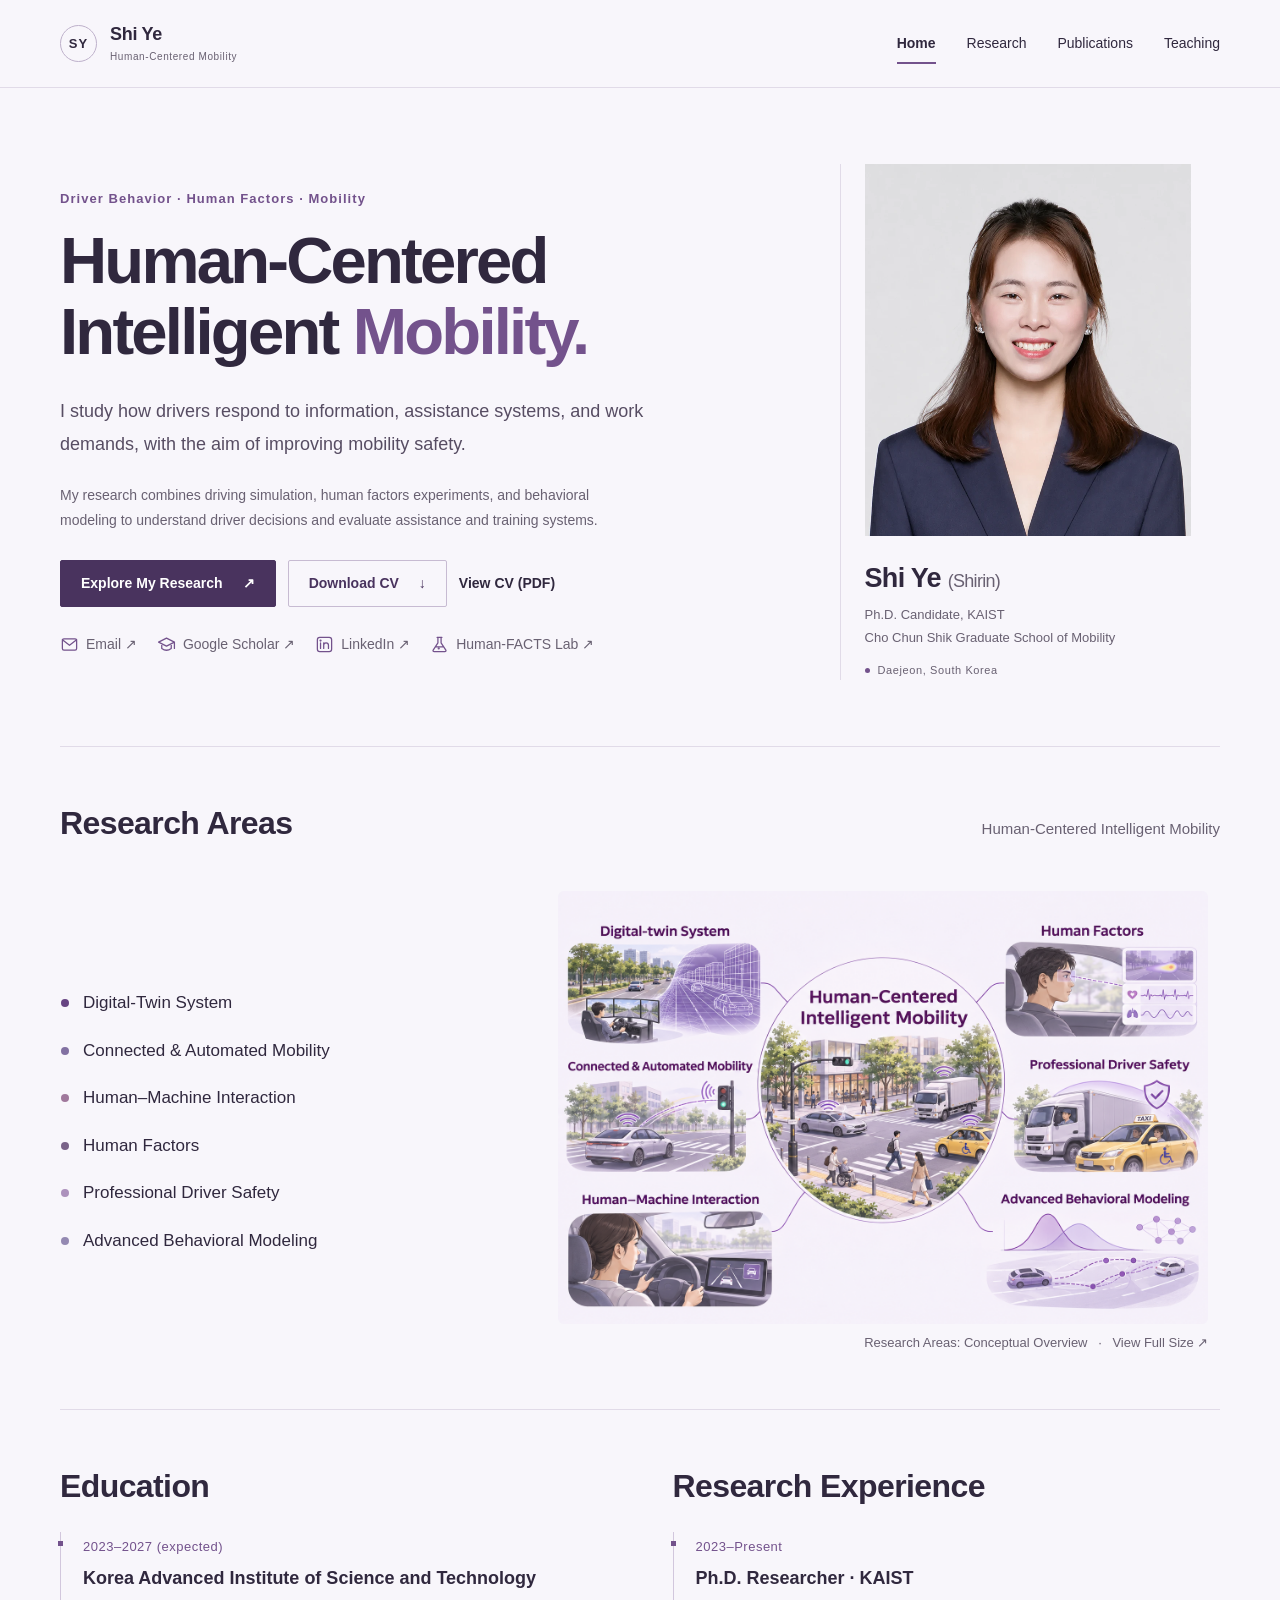
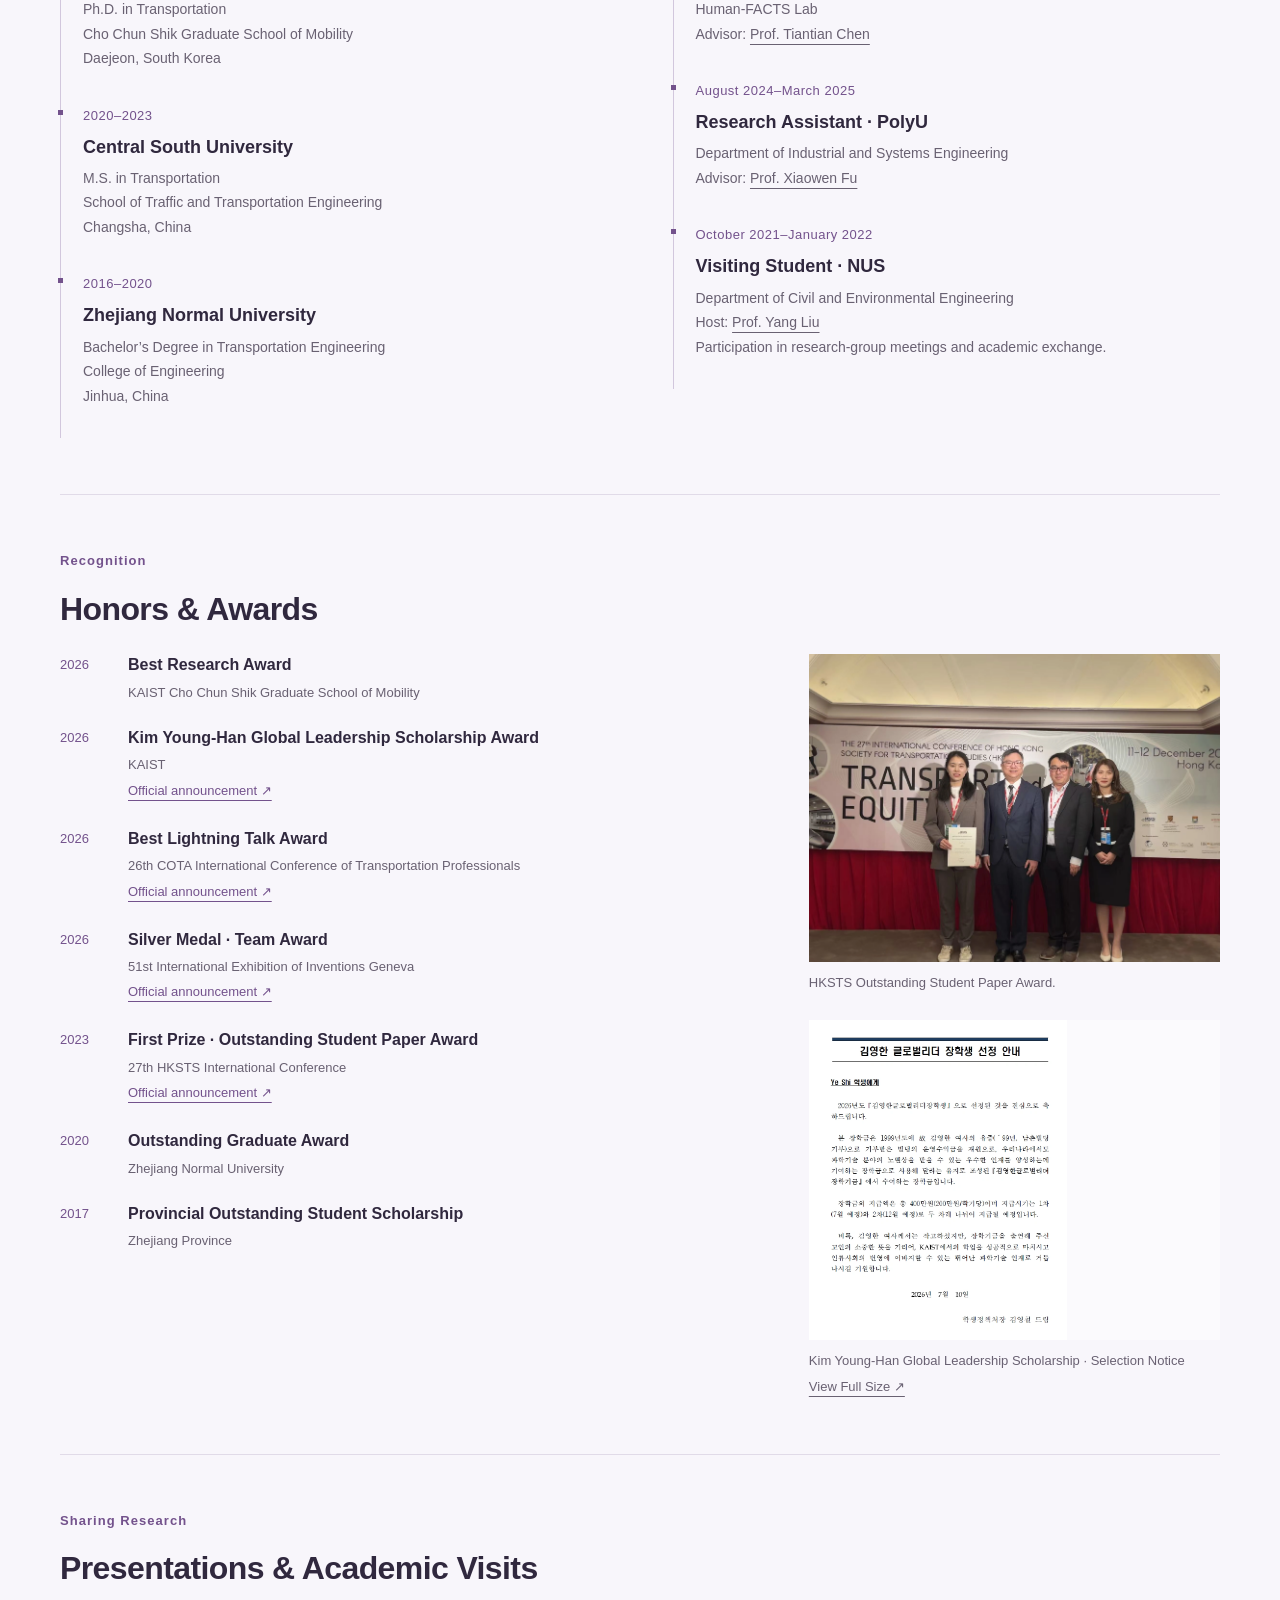
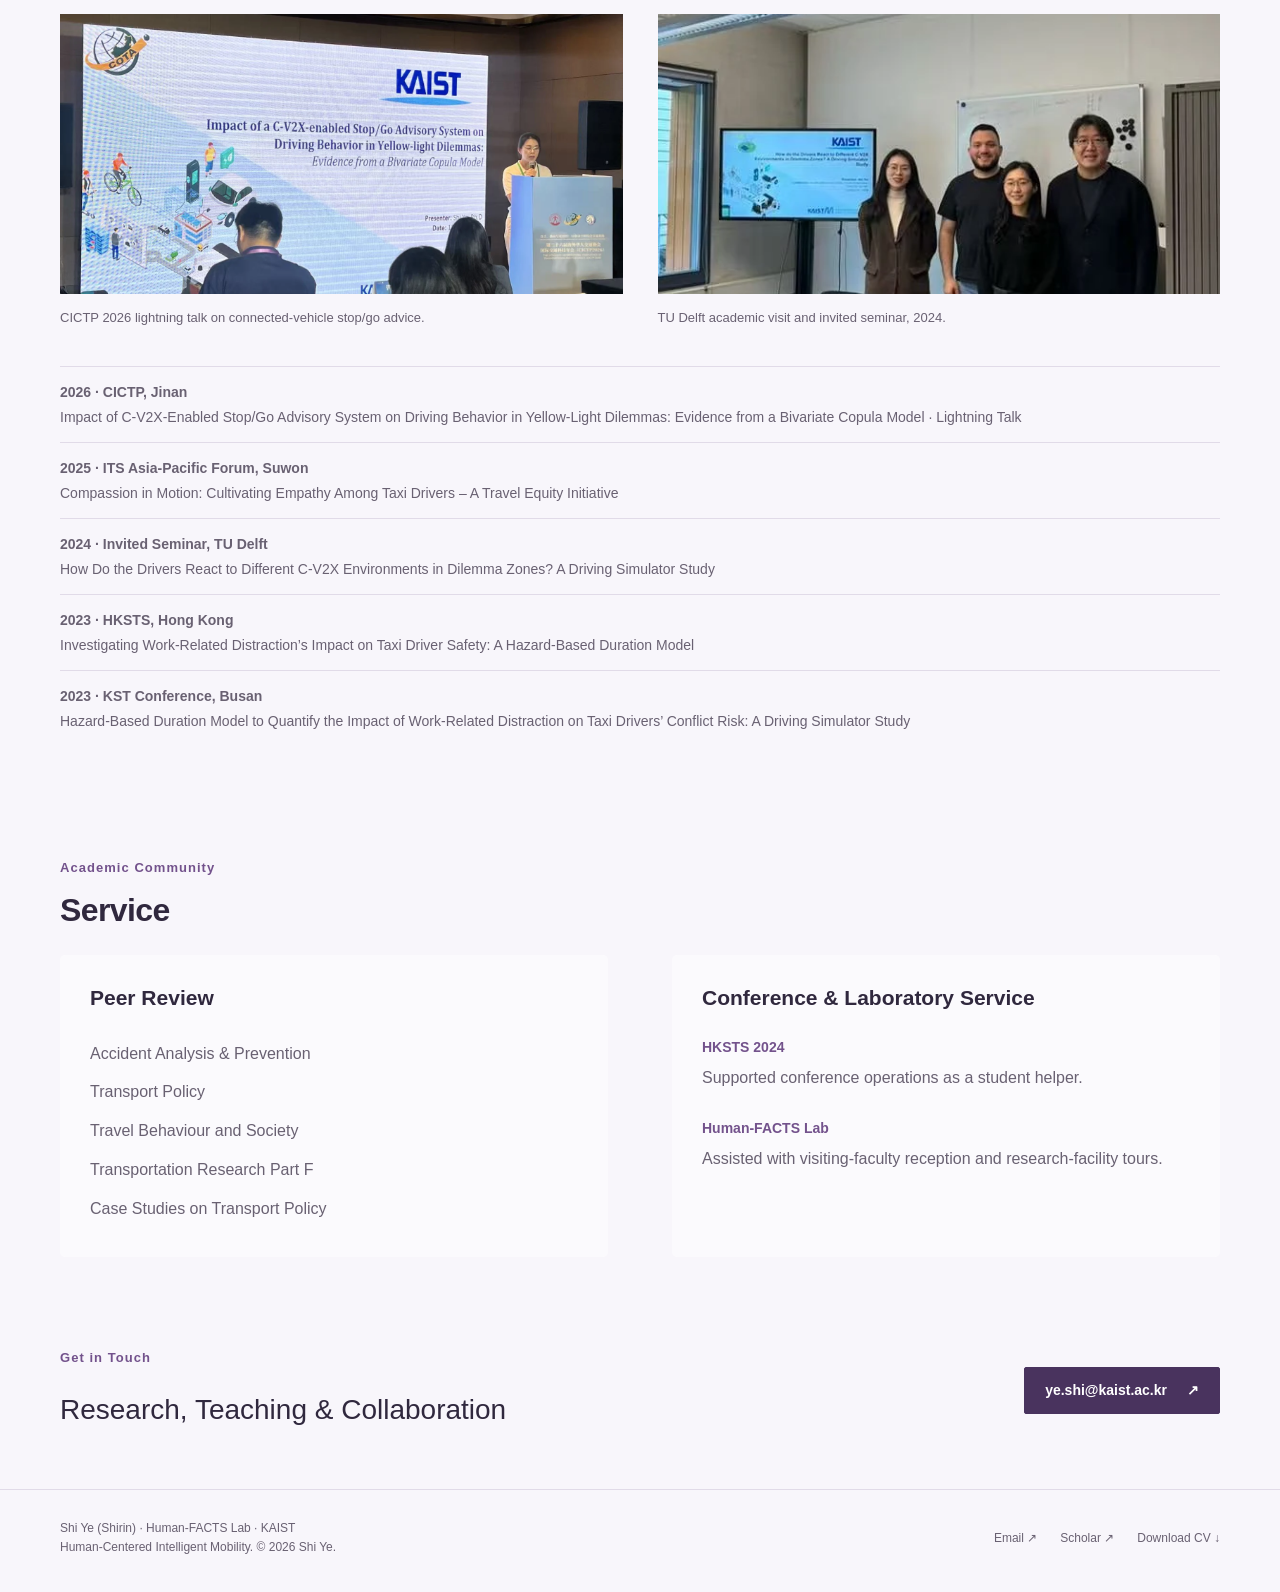
<file: index.html>
<!doctype html>
<html lang="en"><head><meta charset="utf-8"><meta name="viewport" content="width=device-width,initial-scale=1"><meta name="description" content="Shi Ye (Shirin), Ph.D. candidate at KAIST. Research on driver behavior, human factors, driving simulation, and intelligent mobility."><meta name="theme-color" content="#49335e"><title>Human-Centered Intelligent Mobility | Shi Ye</title><link rel="icon" href="favicon.svg" type="image/svg+xml"><link rel="stylesheet" href="styles.css?v=portrait-reference"><script src="site.js?v=content20261110" defer></script></head><body><a href="#main" class="skip">Skip to content</a><header class="site-header"><div class="container nav-inner"><a class="brand" href="index.html" aria-label="Shi Ye — Home"><span class="brand-mark" aria-hidden="true">SY</span><span>Shi Ye <small>Human-Centered Mobility</small></span></a><button class="menu-toggle" aria-expanded="false" aria-controls="main-nav">Menu</button><nav class="nav-links" id="main-nav" aria-label="Main navigation"><a href="index.html" aria-current="page">Home</a><a href="research.html">Research</a><a href="publications.html">Publications</a><a href="teaching.html">Teaching</a></nav></div></header><main class="container" id="main">




<section class="hero"><div><p class="eyebrow">Driver Behavior · Human Factors · Mobility</p><h1>Human-Centered<br>Intelligent <span>Mobility.</span></h1><p class="lead">I study how drivers respond to information, assistance systems, and work demands, with the aim of improving mobility safety.</p><p class="context">My research combines driving simulation, human factors experiments, and behavioral modeling to understand driver decisions and evaluate assistance and training systems.</p><div class="actions"><a class="button" href="research.html">Explore My Research <span aria-hidden="true">↗</span></a><a class="button secondary" href="assets/documents/shi-ye-cv.pdf?v=d01179bb" download="Shi Ye CV.pdf">Download CV <span aria-hidden="true">↓</span></a><a class="text-link" href="assets/documents/shi-ye-cv.pdf?v=d01179bb" target="_blank" rel="noopener">View CV (PDF)</a></div><div class="socials"><a href="mailto:ye.shi@kaist.ac.kr"><svg xmlns="http://www.w3.org/2000/svg" viewbox="0 0 24 24" fill="none" stroke="currentColor" stroke-width="1.6" stroke-linecap="round" stroke-linejoin="round" aria-hidden="true"><rect x="3" y="5" width="18" height="14" rx="2"></rect><path d="m3 6 9 7 9-7"></path></svg>Email ↗</a><a class="" href="https://scholar.google.com/citations?user=i1Y-JIEAAAAJ&amp;hl=zh-CN" target="_blank" rel="noopener noreferrer"><svg xmlns="http://www.w3.org/2000/svg" viewbox="0 0 24 24" fill="none" stroke="currentColor" stroke-width="1.6" stroke-linecap="round" stroke-linejoin="round" aria-hidden="true"><path d="m2 9 10-5 10 5-10 5-10-5Zm4 2v6c4 3 8 3 12 0v-6M22 9v8"></path></svg>Google Scholar ↗</a><a class="" href="https://www.linkedin.com/in/shi-ye-5174b0290/" target="_blank" rel="noopener noreferrer"><svg xmlns="http://www.w3.org/2000/svg" viewbox="0 0 24 24" fill="none" stroke="currentColor" stroke-width="1.6" stroke-linecap="round" stroke-linejoin="round" aria-hidden="true"><rect x="3" y="3" width="18" height="18" rx="3"></rect><path d="M7 10v7M11 17v-7m0 3c0-4 6-4 6 0v4"></path><circle cx="7" cy="7" r=".6"></circle></svg>LinkedIn ↗</a><a class="" href="https://human-facts.kaist.ac.kr/" target="_blank" rel="noopener noreferrer"><svg xmlns="http://www.w3.org/2000/svg" viewbox="0 0 24 24" fill="none" stroke="currentColor" stroke-width="1.6" stroke-linecap="round" stroke-linejoin="round" aria-hidden="true"><path d="M9 3h6M10 3v7L4 19c-.6 1 .1 2 1.3 2h13.4c1.2 0 1.9-1 1.3-2l-6-9V3M7 15h10"></path><circle cx="11" cy="17" r=".6"></circle></svg>Human-FACTS Lab ↗</a></div></div><aside class="profile"><div class="portrait-wrap"><img src="assets/images/shi-ye-original-headshot.png" alt="Portrait of Shi Ye" class="" loading="eager" decoding="async"></div><div><h2>Shi Ye <span>(Shirin)</span></h2><p>Ph.D. Candidate, KAIST<br>Cho Chun Shik Graduate School of Mobility</p><p class="place"><span class="dot" aria-hidden="true"></span> Daejeon, South Korea</p></div></aside></section>




<section class="section research-areas" id="research-areas"><div class="research-areas-heading"><h2>Research Areas</h2><p>Human-Centered Intelligent Mobility</p></div><div class="research-overview-layout"><ul class="research-keywords"><li>Digital-Twin System</li><li>Connected &amp; Automated Mobility</li><li>Human–Machine Interaction</li><li>Human Factors</li><li>Professional Driver Safety</li><li>Advanced Behavioral Modeling</li></ul><figure class="research-concept"><a href="assets/images/research-areas-concept.png" target="_blank" aria-label="View research areas concept illustration at full size"><img src="assets/images/research-areas-concept.png" width="1536" height="1024" alt="Human-Centered Intelligent Mobility connects six research areas: Digital-Twin System, Connected &amp; Automated Mobility, Human–Machine Interaction, Human Factors, Professional Driver Safety, and Advanced Behavioral Modeling." loading="lazy" decoding="async"></a><figcaption>Research Areas: Conceptual Overview <span aria-hidden="true">·</span> <a href="assets/images/research-areas-concept.png" target="_blank">View Full Size ↗</a></figcaption></figure></div></section><section class="bio-columns" id="background"><div><h2>Education</h2><div class="cv-item"><time>2023–2027 (expected)</time><h3>Korea Advanced Institute of Science and Technology</h3><p>Ph.D. in Transportation<br>Cho Chun Shik Graduate School of Mobility<br>Daejeon, South Korea</p></div><div class="cv-item"><time>2020–2023</time><h3>Central South University</h3><p>M.S. in Transportation<br>School of Traffic and Transportation Engineering<br>Changsha, China</p></div><div class="cv-item"><time>2016–2020</time><h3>Zhejiang Normal University</h3><p>Bachelor’s Degree in Transportation Engineering<br>College of Engineering<br>Jinhua, China</p></div></div><div><h2>Research Experience</h2><div class="cv-item"><time>2023–Present</time><h3>Ph.D. Researcher · KAIST</h3><p>Human-FACTS Lab<br>Advisor: <a class="" href="https://scholar.google.com/citations?user=eM80MG4AAAAJ&amp;hl=zh-CN" target="_blank" rel="noopener noreferrer">Prof. Tiantian Chen</a></p></div><div class="cv-item"><time>August 2024–March 2025</time><h3>Research Assistant · PolyU</h3><p>Department of Industrial and Systems Engineering<br>Advisor: <a class="" href="https://scholar.google.com/citations?user=xgHasy0AAAAJ&amp;hl=en" target="_blank" rel="noopener noreferrer">Prof. Xiaowen Fu</a></p></div><div class="cv-item"><time>October 2021–January 2022</time><h3>Visiting Student · NUS</h3><p>Department of Civil and Environmental Engineering<br>Host: <a class="" href="https://cde.nus.edu.sg/cee/staff/liu-yang/" target="_blank" rel="noopener noreferrer">Prof. Yang Liu</a><br>Participation in research-group meetings and academic exchange.</p></div></div></section>




<section class="about-section"><p class="eyebrow">Recognition</p><h2>Honors &amp; Awards</h2><div class="award-layout"><div><div class="award"><time>2026</time><div><h3>Best Research Award</h3><p>KAIST Cho Chun Shik Graduate School of Mobility</p></div></div><div class="award"><time>2026</time><div><h3>Kim Young-Han Global Leadership Scholarship Award</h3><p>KAIST</p><a class="" href="https://mo.kaist.ac.kr/en/news_event/human-facts-labs-ye-shi-selected-as-kim-young-han-global-leader-scholar/" target="_blank" rel="noopener noreferrer">Official announcement ↗</a></div></div><div class="award"><time>2026</time><div><h3>Best Lightning Talk Award</h3><p>26th COTA International Conference of Transportation Professionals</p><a class="" href="https://mo.kaist.ac.kr/en/news_event/ye-shi-and-xu-zixuan-from-human-facts-lab-receive-best-lightning-talk-award-at-cictp-2026/" target="_blank" rel="noopener noreferrer">Official announcement ↗</a></div></div><div class="award"><time>2026</time><div><h3>Silver Medal · Team Award</h3><p>51st International Exhibition of Inventions Geneva</p><a class="" href="https://www.polyu.edu.hk/risud/news-and-events/news/2026/2026_03_17/" target="_blank" rel="noopener noreferrer">Official announcement ↗</a></div></div><div class="award"><time>2023</time><div><h3>First Prize · Outstanding Student Paper Award</h3><p>27th HKSTS International Conference</p><a class="" href="https://www.hksts.org/en/awards/1/" target="_blank" rel="noopener noreferrer">Official announcement ↗</a></div></div><div class="award"><time>2020</time><div><h3>Outstanding Graduate Award</h3><p>Zhejiang Normal University</p></div></div><div class="award"><time>2017</time><div><h3>Provincial Outstanding Student Scholarship</h3><p>Zhejiang Province</p></div></div></div><div class="award-evidence"><figure class="award-photo"><img src="assets/images/hksts.webp" alt="Shi Ye at the HKSTS Outstanding Student Paper Award presentation" class="" loading="lazy" decoding="async"><figcaption>HKSTS Outstanding Student Paper Award.</figcaption></figure><figure class="award-photo scholarship-photo"><a href="assets/images/kim-scholarship.webp" target="_blank"><img src="assets/images/kim-scholarship.webp" alt="KAIST notice of Ye Shi’s selection for the Kim Young-Han Global Leadership Scholarship" loading="lazy"></a><figcaption>Kim Young-Han Global Leadership Scholarship · Selection Notice <a href="assets/images/kim-scholarship.webp" target="_blank">View Full Size ↗</a></figcaption></figure></div></div></section>




<section class="about-section"><p class="eyebrow">Sharing Research</p><h2>Presentations &amp; Academic Visits</h2><div class="talk-grid"><figure><img src="assets/images/cota.webp" alt="Shi Ye presenting research on C-V2X stop/go advisory" class="" loading="lazy" decoding="async"><figcaption>CICTP 2026 lightning talk on connected-vehicle stop/go advice.</figcaption></figure><figure><img src="assets/images/delft.webp" alt="Academic visit to Delft University of Technology" class="" loading="lazy" decoding="async"><figcaption>TU Delft academic visit and invited seminar, 2024.</figcaption></figure></div><div class="talk-list"><p><strong>2026 · CICTP, Jinan</strong><br>Impact of C-V2X-Enabled Stop/Go Advisory System on Driving Behavior in Yellow-Light Dilemmas: Evidence from a Bivariate Copula Model · Lightning Talk</p><p><strong>2025 · ITS Asia-Pacific Forum, Suwon</strong><br>Compassion in Motion: Cultivating Empathy Among Taxi Drivers – A Travel Equity Initiative</p><p><strong>2024 · Invited Seminar, TU Delft</strong><br>How Do the Drivers React to Different C-V2X Environments in Dilemma Zones? A Driving Simulator Study</p><p><strong>2023 · HKSTS, Hong Kong</strong><br>Investigating Work-Related Distraction’s Impact on Taxi Driver Safety: A Hazard-Based Duration Model</p><p><strong>2023 · KST Conference, Busan</strong><br>Hazard-Based Duration Model to Quantify the Impact of Work-Related Distraction on Taxi Drivers’ Conflict Risk: A Driving Simulator Study</p></div></section>




<section class="about-section service-section" id="service"><p class="eyebrow">Academic Community</p><h2>Service</h2><div class="services"><div><h3>Peer Review</h3><ul><li>Accident Analysis &amp; Prevention</li><li>Transport Policy</li><li>Travel Behaviour and Society</li><li>Transportation Research Part F</li><li>Case Studies on Transport Policy</li></ul></div><div><h3>Conference &amp; Laboratory Service</h3><div class="service-entry"><h4>HKSTS 2024</h4><p>Supported conference operations as a student helper.</p></div><div class="service-entry"><h4>Human-FACTS Lab</h4><p>Assisted with visiting-faculty reception and research-facility tours.</p></div></div></div></section><section class="contact-strip"><div><p class="eyebrow">Get in Touch</p><h2>Research, Teaching &amp; Collaboration</h2></div><a class="button" href="mailto:ye.shi@kaist.ac.kr">ye.shi@kaist.ac.kr <span aria-hidden="true">↗</span></a></section></main><footer class="site-footer"><div class="container footer-inner"><div><p>Shi Ye (Shirin) · Human-FACTS Lab · KAIST</p><p>Human-Centered Intelligent Mobility. © 2026 Shi Ye.</p></div><div class="footer-links"><a href="mailto:ye.shi@kaist.ac.kr">Email ↗</a><a class="" href="https://scholar.google.com/citations?user=i1Y-JIEAAAAJ&amp;hl=zh-CN" target="_blank" rel="noopener noreferrer">Scholar ↗</a><a href="assets/documents/shi-ye-cv.pdf?v=d01179bb" download="Shi Ye CV.pdf">Download CV ↓</a></div></div></footer></body></html>
</file>
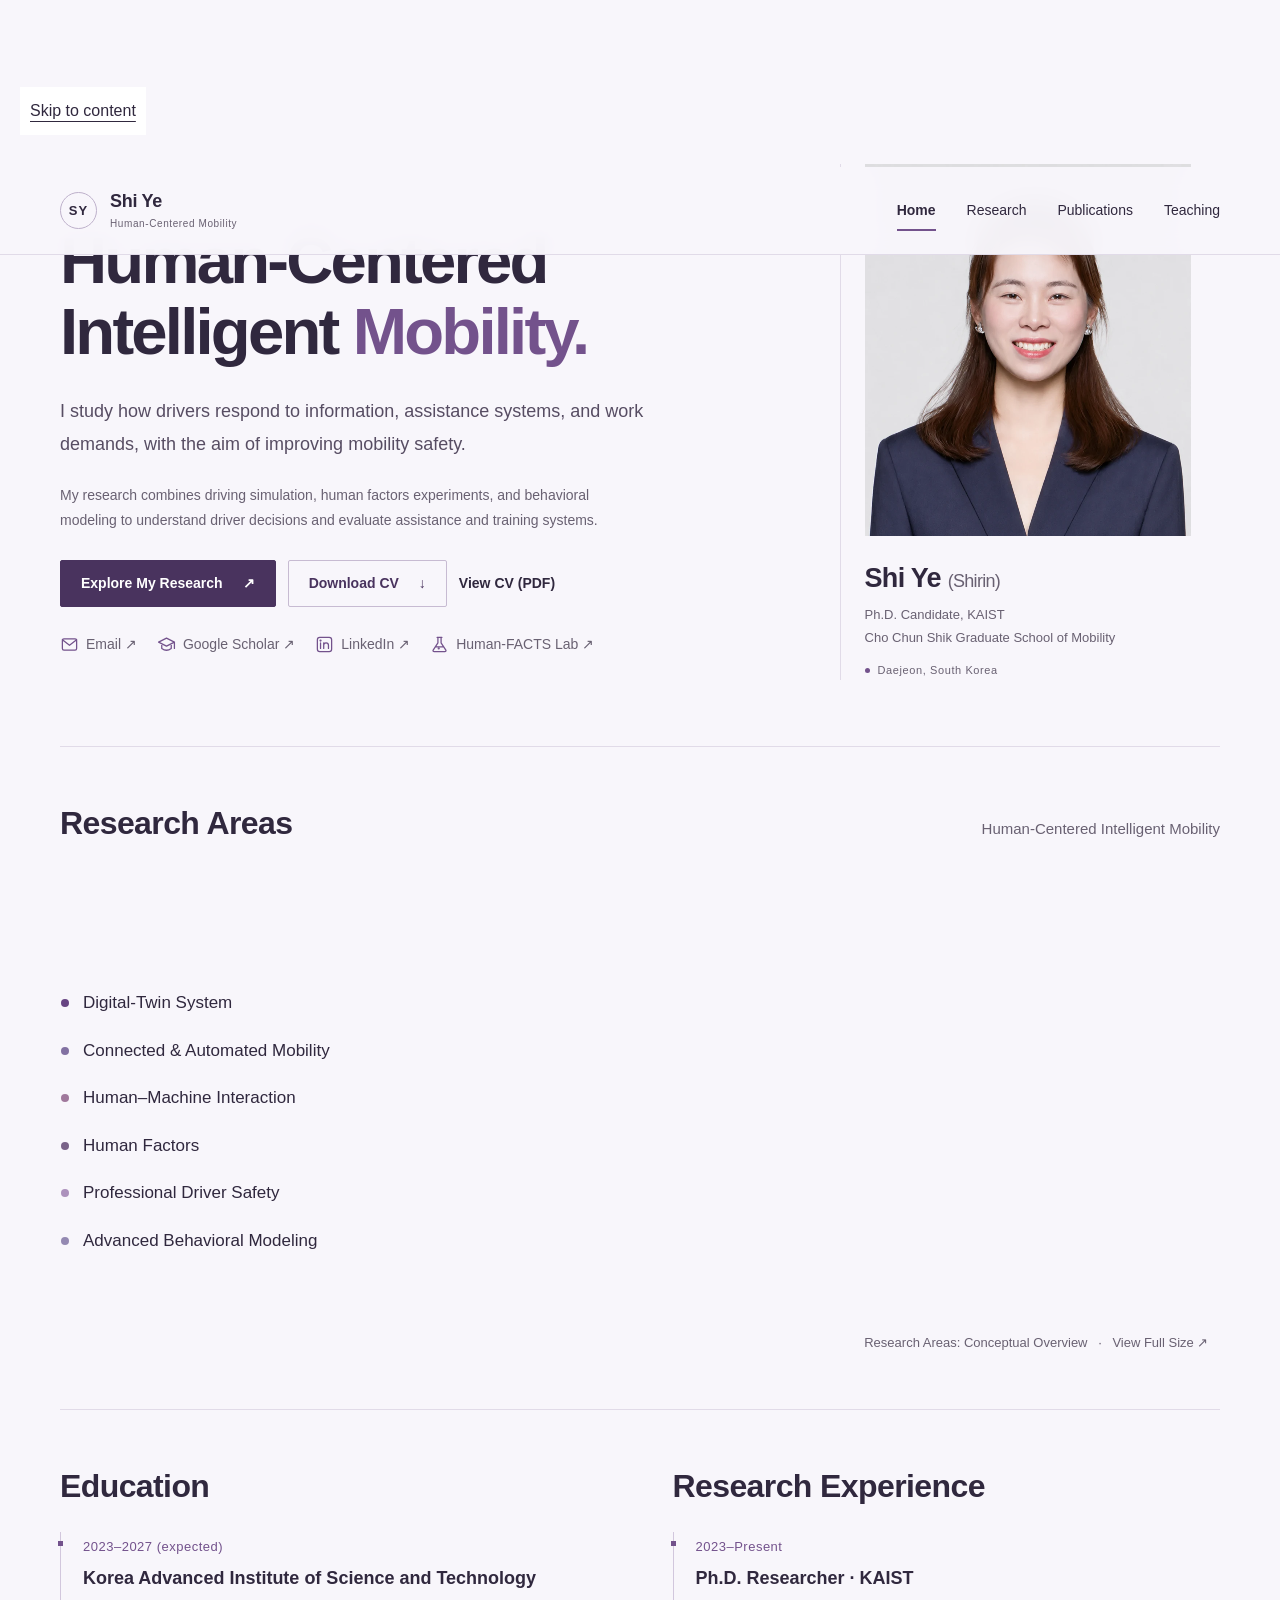
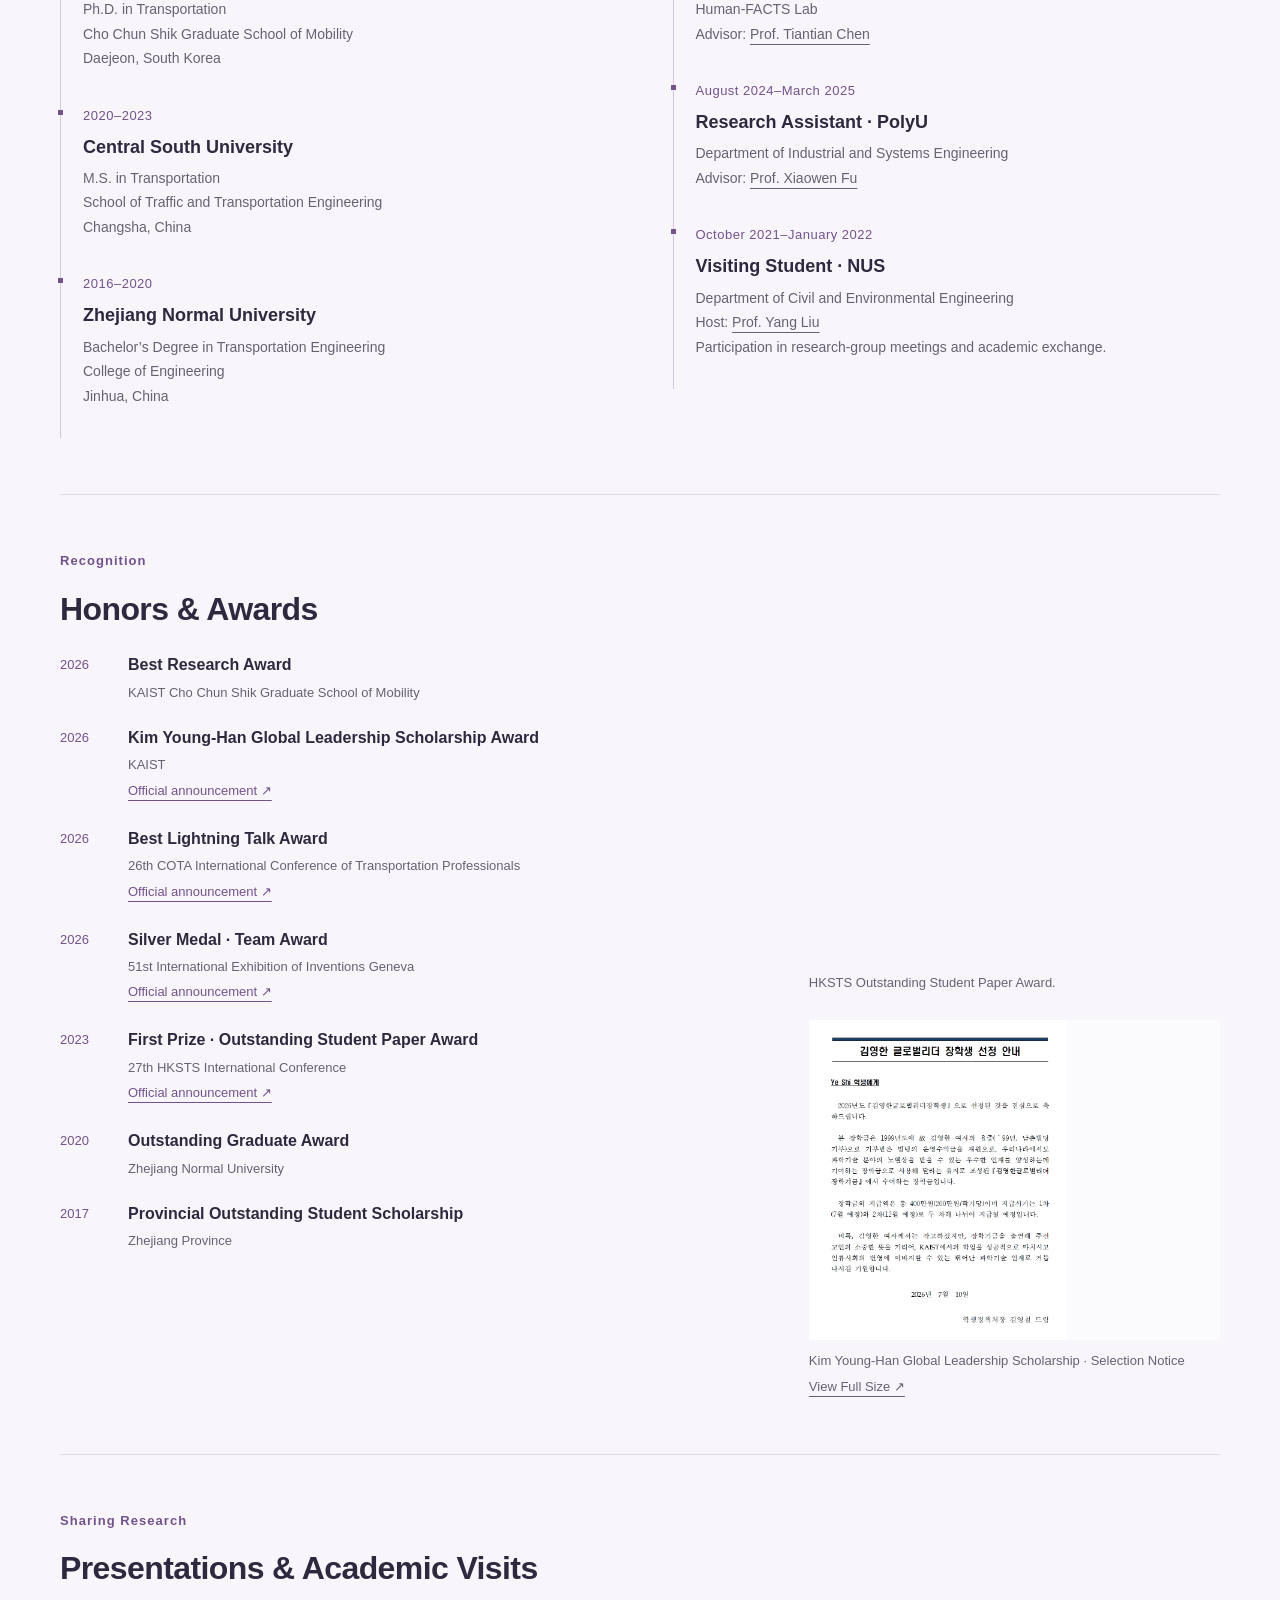
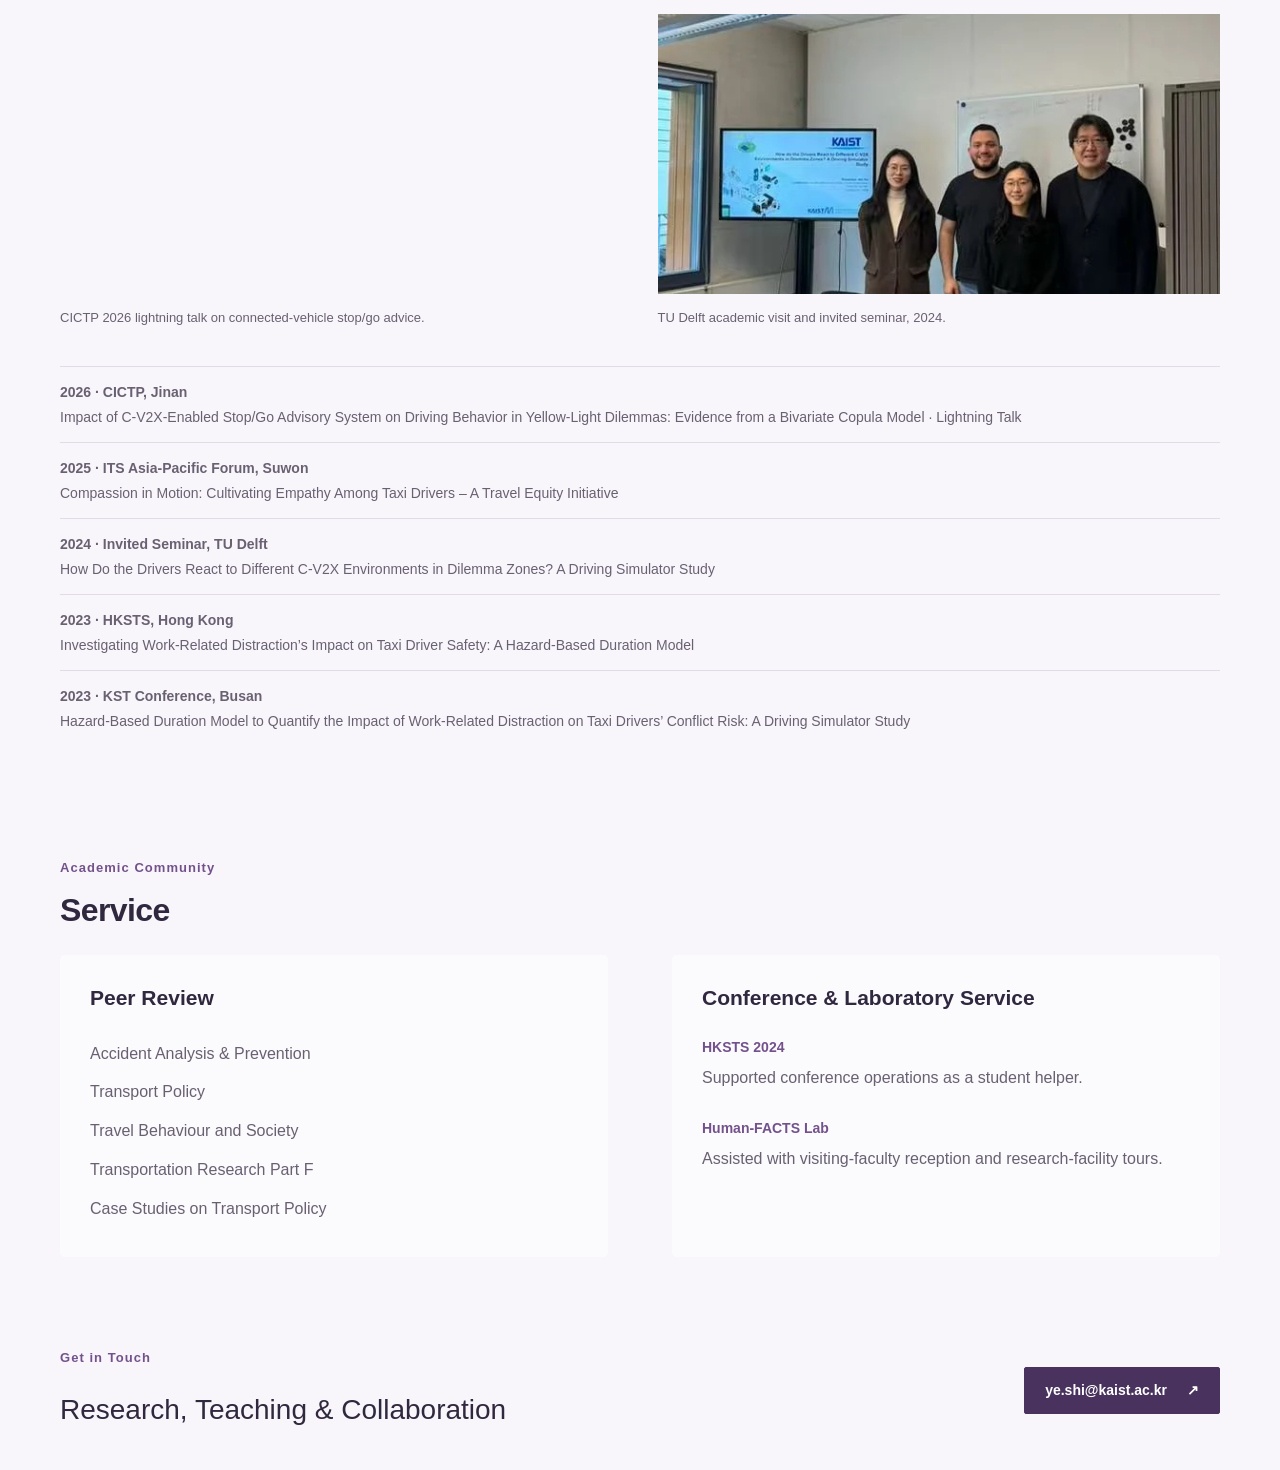
<file: about.html>
<!doctype html><html lang="en"><head><meta charset="utf-8"><meta http-equiv="refresh" content="0;url=index.html#background"><title>Academic Background | Shi Ye</title></head><body><h1>Academic Background</h1><a href="index.html#background">Continue to Home</a></body></html>
</file>
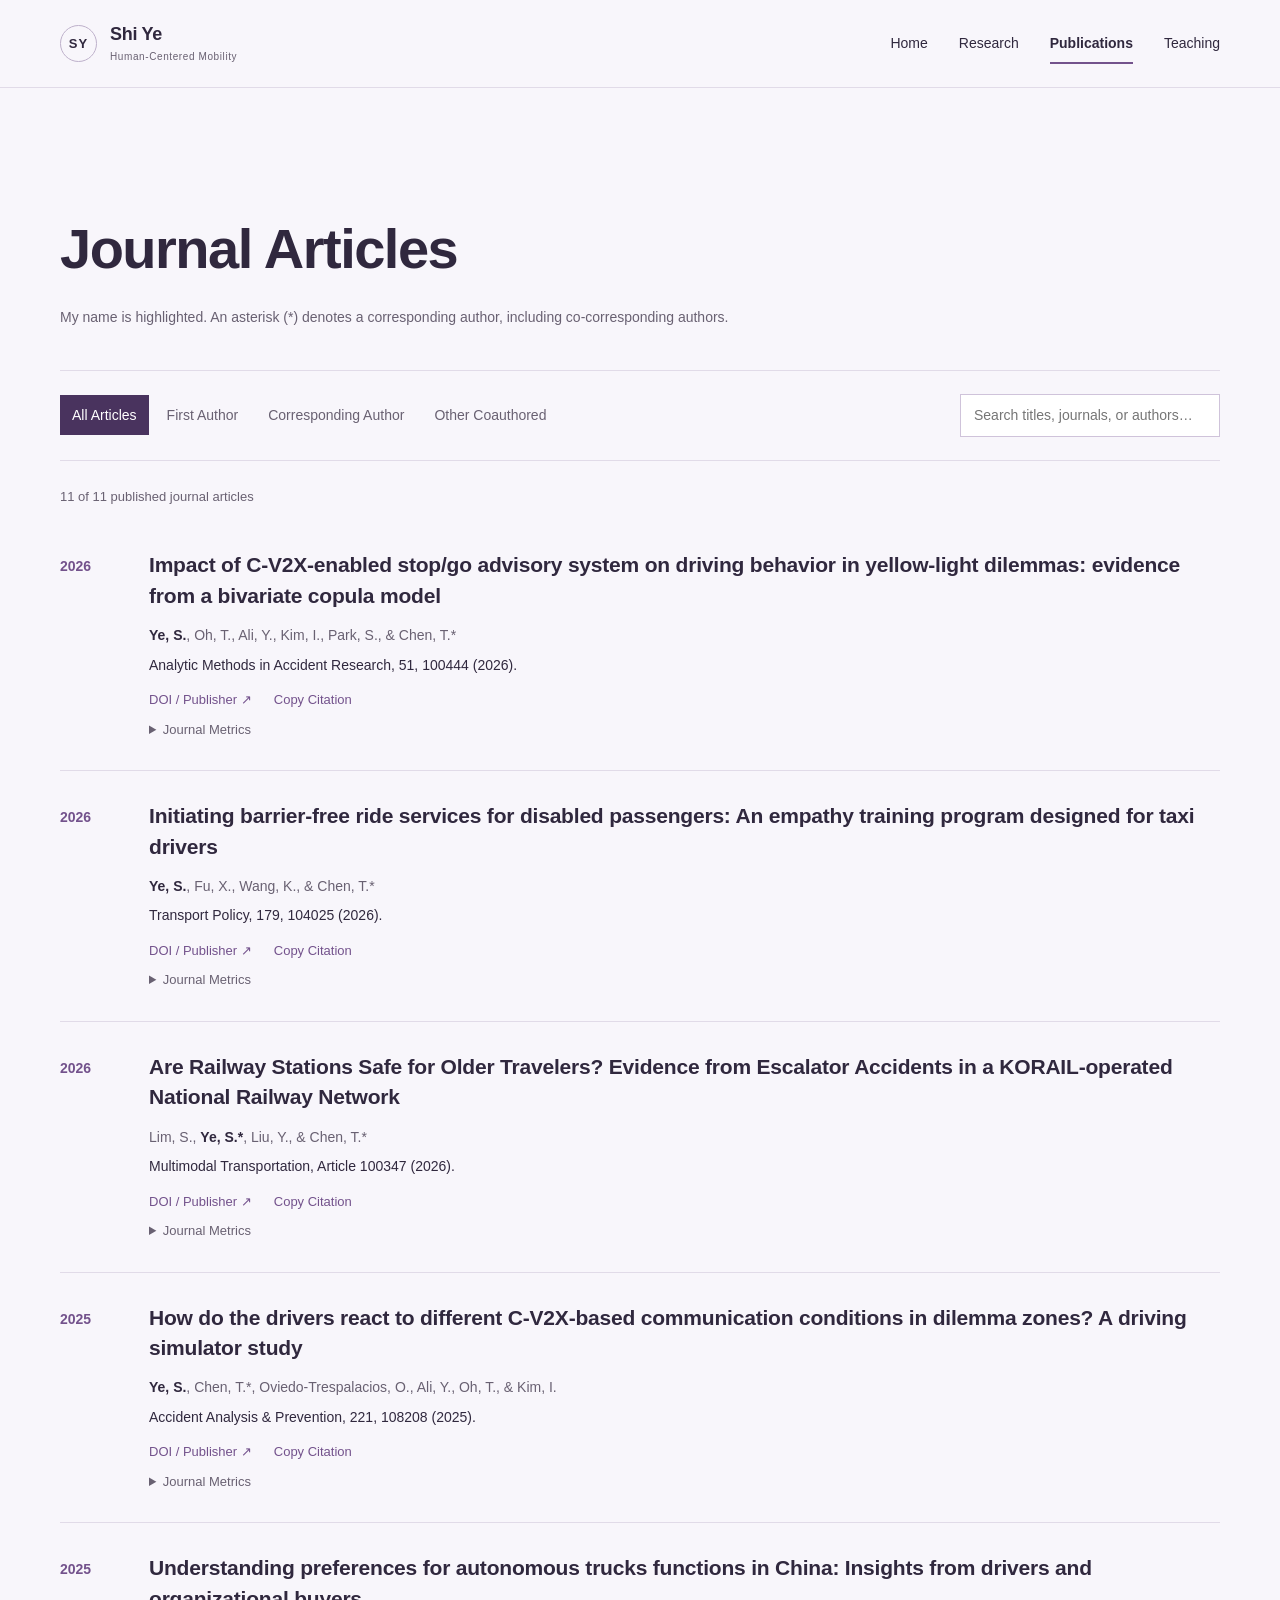
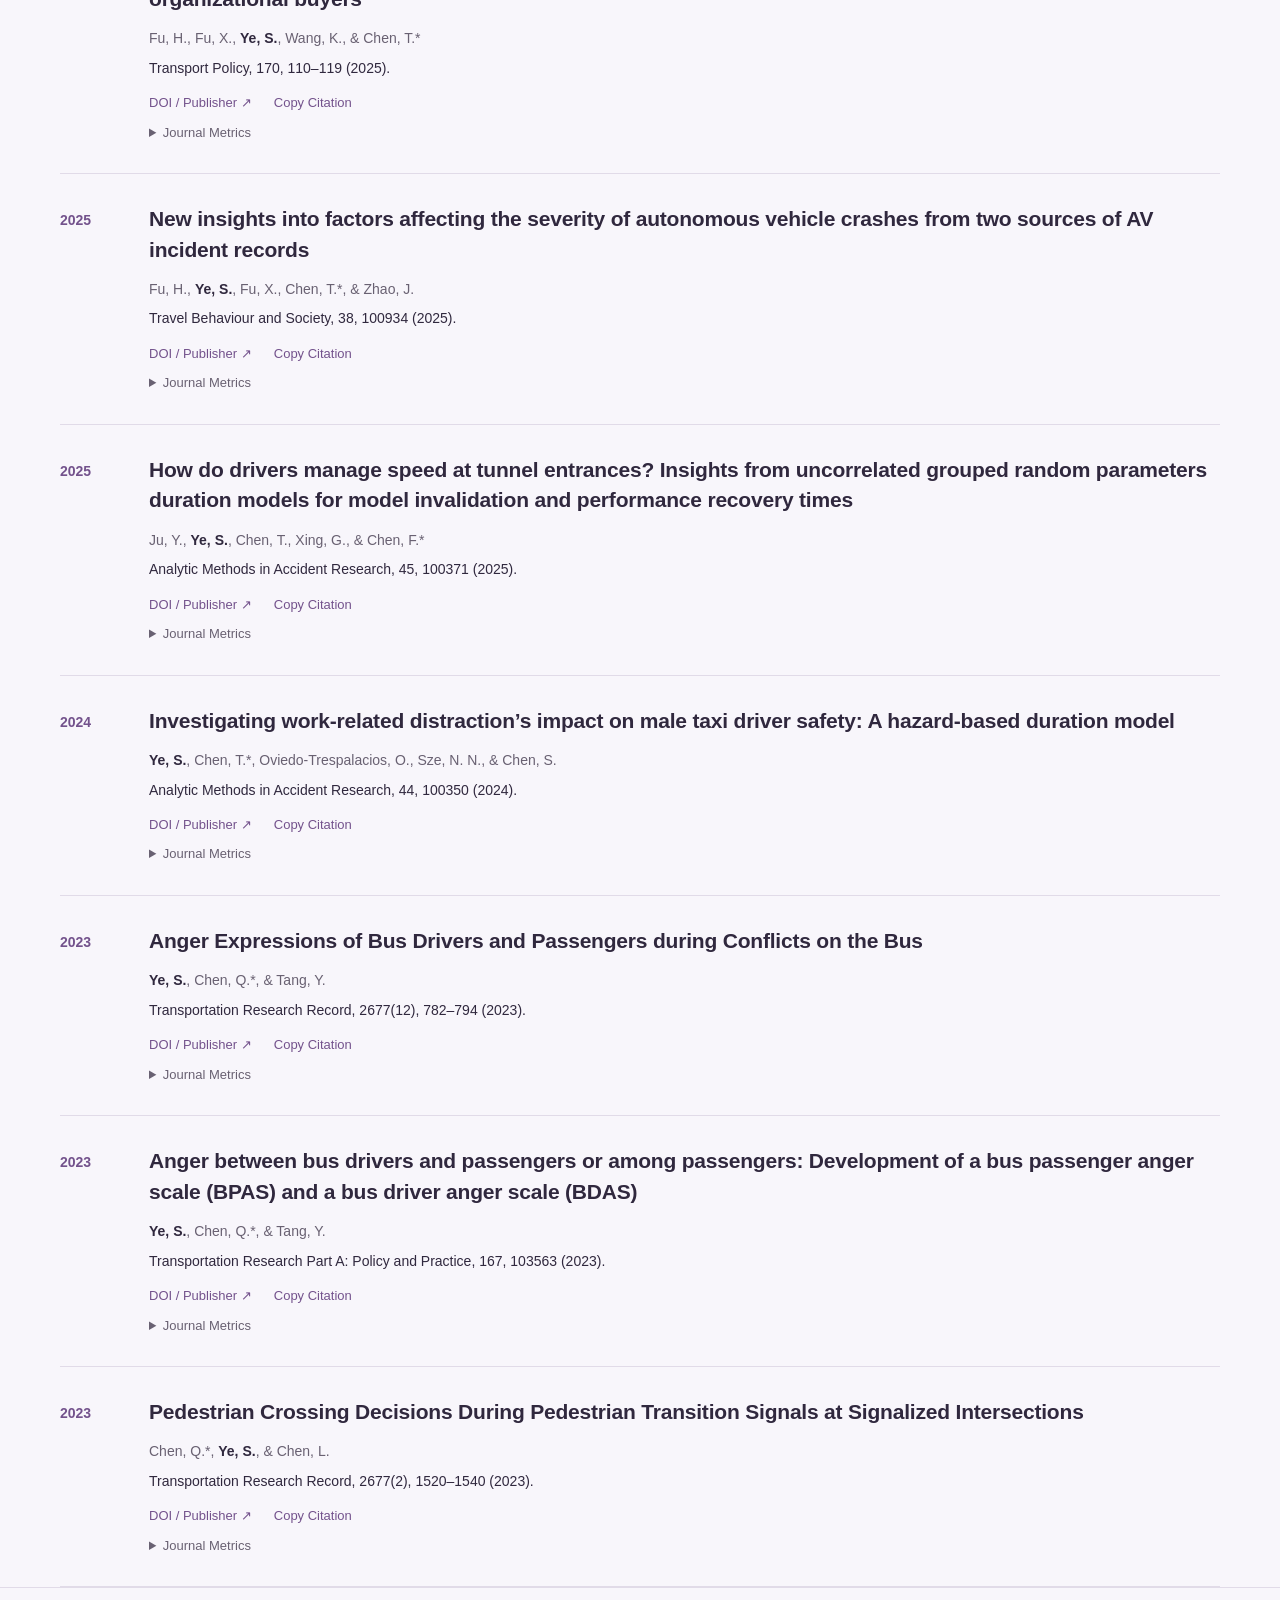
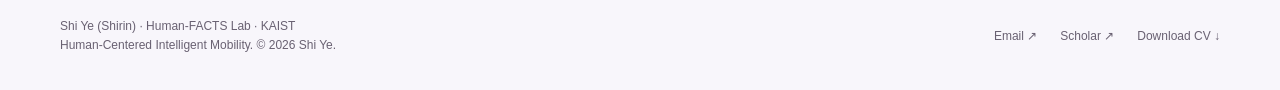
<file: publications.html>
<!doctype html>
<html lang="en"><head><meta charset="utf-8"><meta name="viewport" content="width=device-width,initial-scale=1"><meta name="description" content="Published journal articles by Shi Ye, with publication links."><meta name="theme-color" content="#49335e"><title>Publications | Shi Ye</title><link rel="icon" href="favicon.svg" type="image/svg+xml"><link rel="stylesheet" href="styles.css?v=20261110b"><script src="site.js?v=content20261110" defer></script></head><body><a href="#main" class="skip">Skip to content</a><header class="site-header"><div class="container nav-inner"><a class="brand" href="index.html" aria-label="Shi Ye — Home"><span class="brand-mark" aria-hidden="true">SY</span><span>Shi Ye <small>Human-Centered Mobility</small></span></a><button class="menu-toggle" aria-expanded="false" aria-controls="main-nav">Menu</button><nav class="nav-links" id="main-nav" aria-label="Main navigation"><a href="index.html">Home</a><a href="research.html">Research</a><a href="publications.html" aria-current="page">Publications</a><a href="teaching.html">Teaching</a></nav></div></header><main class="container" id="main"><div class="page-intro publication-intro"><h1 class="page-title">Journal Articles</h1><p class="pub-count">My name is highlighted. An asterisk (*) denotes a corresponding author, including co-corresponding authors.</p></div><div class="pub-toolbar"><div class="filter-buttons" role="group" aria-label="Filter by authorship"><button data-filter="all" aria-pressed="true">All Articles</button><button data-filter="first" aria-pressed="false">First Author</button><button data-filter="corresponding" aria-pressed="false">Corresponding Author</button><button data-filter="collaborative" aria-pressed="false">Other Coauthored</button></div><div class="search-wrap"><label class="sr-only" for="publication-search">Search published articles</label><input id="publication-search" type="search" placeholder="Search titles, journals, or authors…"></div></div><p class="pub-count" id="publication-count" role="status">11 of 11 published journal articles</p><div><article class="publication" id="J1" data-publication data-role="first"><div class="pub-year">2026</div><div><h3><a class="" href="https://doi.org/10.1016/j.amar.2026.100444" target="_blank" rel="noopener noreferrer">Impact of C-V2X-enabled stop/go advisory system on driving behavior in yellow-light dilemmas: evidence from a bivariate copula model</a></h3><p class="pub-authors"><strong>Ye, S.</strong>, Oh, T., Ali, Y., Kim, I., Park, S., &amp; Chen, T.*</p><p class="pub-venue">Analytic Methods in Accident Research, 51, 100444 (2026).</p><div class="pub-links"><a class="" href="https://doi.org/10.1016/j.amar.2026.100444" target="_blank" rel="noopener noreferrer">DOI / Publisher ↗</a><button class="copy-citation" data-citation="Ye, S., Oh, T., Ali, Y., Kim, I., Park, S., &amp; Chen, T.* (2026). Impact of C-V2X-enabled stop/go advisory system on driving behavior in yellow-light dilemmas: evidence from a bivariate copula model. Analytic Methods in Accident Research, 51, 100444 (2026). https://doi.org/10.1016/j.amar.2026.100444">Copy Citation</button></div><details class="journal-metrics"><summary>Journal Metrics</summary><p>SSCI | JIF 10.7 | JCR Q1 | Top 10% in Transportation · 2025 data, 2026 JCR release. Transportation unless another category is specified.</p></details></div></article><article class="publication" id="J2" data-publication data-role="first"><div class="pub-year">2026</div><div><h3><a class="" href="https://doi.org/10.1016/j.tranpol.2026.104025" target="_blank" rel="noopener noreferrer">Initiating barrier-free ride services for disabled passengers: An empathy training program designed for taxi drivers</a></h3><p class="pub-authors"><strong>Ye, S.</strong>, Fu, X., Wang, K., &amp; Chen, T.*</p><p class="pub-venue">Transport Policy, 179, 104025 (2026).</p><div class="pub-links"><a class="" href="https://doi.org/10.1016/j.tranpol.2026.104025" target="_blank" rel="noopener noreferrer">DOI / Publisher ↗</a><button class="copy-citation" data-citation="Ye, S., Fu, X., Wang, K., &amp; Chen, T.* (2026). Initiating barrier-free ride services for disabled passengers: An empathy training program designed for taxi drivers. Transport Policy, 179, 104025 (2026). https://doi.org/10.1016/j.tranpol.2026.104025">Copy Citation</button></div><details class="journal-metrics"><summary>Journal Metrics</summary><p>SSCI | JIF 6.2 | JCR Q1 · 2025 data, 2026 JCR release. Transportation unless another category is specified.</p></details></div></article><article class="publication" id="J7" data-publication data-role="corresponding"><div class="pub-year">2026</div><div><h3><a class="" href="https://doi.org/10.1016/j.multra.2026.100347" target="_blank" rel="noopener noreferrer">Are Railway Stations Safe for Older Travelers? Evidence from Escalator Accidents in a KORAIL-operated National Railway Network</a></h3><p class="pub-authors">Lim, S., <strong>Ye, S.*</strong>, Liu, Y., &amp; Chen, T.*</p><p class="pub-venue">Multimodal Transportation, Article 100347 (2026).</p><div class="pub-links"><a class="" href="https://doi.org/10.1016/j.multra.2026.100347" target="_blank" rel="noopener noreferrer">DOI / Publisher ↗</a><button class="copy-citation" data-citation="Lim, S., Ye, S.*, Liu, Y., &amp; Chen, T.* (2026). Are Railway Stations Safe for Older Travelers? Evidence from Escalator Accidents in a KORAIL-operated National Railway Network. Multimodal Transportation, Article 100347 (2026). https://doi.org/10.1016/j.multra.2026.100347">Copy Citation</button></div><details class="journal-metrics"><summary>Journal Metrics</summary><p>ESCI | JIF 5.1 | JCR Q1 · 2025 data, 2026 JCR release. Transportation unless another category is specified.</p></details></div></article><article class="publication" id="J3" data-publication data-role="first"><div class="pub-year">2025</div><div><h3><a class="" href="https://doi.org/10.1016/j.aap.2025.108208" target="_blank" rel="noopener noreferrer">How do the drivers react to different C-V2X-based communication conditions in dilemma zones? A driving simulator study</a></h3><p class="pub-authors"><strong>Ye, S.</strong>, Chen, T.*, Oviedo-Trespalacios, O., Ali, Y., Oh, T., &amp; Kim, I.</p><p class="pub-venue">Accident Analysis &amp; Prevention, 221, 108208 (2025).</p><div class="pub-links"><a class="" href="https://doi.org/10.1016/j.aap.2025.108208" target="_blank" rel="noopener noreferrer">DOI / Publisher ↗</a><button class="copy-citation" data-citation="Ye, S., Chen, T.*, Oviedo-Trespalacios, O., Ali, Y., Oh, T., &amp; Kim, I. (2025). How do the drivers react to different C-V2X-based communication conditions in dilemma zones? A driving simulator study. Accident Analysis &amp; Prevention, 221, 108208 (2025). https://doi.org/10.1016/j.aap.2025.108208">Copy Citation</button></div><details class="journal-metrics"><summary>Journal Metrics</summary><p>SSCI | JIF 7.4 | JCR Q1 | Top 10% in Transportation · 2025 data, 2026 JCR release. Transportation unless another category is specified.</p></details></div></article><article class="publication" id="J8" data-publication data-role="collaborative"><div class="pub-year">2025</div><div><h3><a class="" href="https://doi.org/10.1016/j.tranpol.2025.05.019" target="_blank" rel="noopener noreferrer">Understanding preferences for autonomous trucks functions in China: Insights from drivers and organizational buyers</a></h3><p class="pub-authors">Fu, H., Fu, X., <strong>Ye, S.</strong>, Wang, K., &amp; Chen, T.*</p><p class="pub-venue">Transport Policy, 170, 110–119 (2025).</p><div class="pub-links"><a class="" href="https://doi.org/10.1016/j.tranpol.2025.05.019" target="_blank" rel="noopener noreferrer">DOI / Publisher ↗</a><button class="copy-citation" data-citation="Fu, H., Fu, X., Ye, S., Wang, K., &amp; Chen, T.* (2025). Understanding preferences for autonomous trucks functions in China: Insights from drivers and organizational buyers. Transport Policy, 170, 110–119 (2025). https://doi.org/10.1016/j.tranpol.2025.05.019">Copy Citation</button></div><details class="journal-metrics"><summary>Journal Metrics</summary><p>SSCI | JIF 6.2 | JCR Q1 · 2025 data, 2026 JCR release. Transportation unless another category is specified.</p></details></div></article><article class="publication" id="J9" data-publication data-role="collaborative"><div class="pub-year">2025</div><div><h3><a class="" href="https://doi.org/10.1016/j.tbs.2024.100934" target="_blank" rel="noopener noreferrer">New insights into factors affecting the severity of autonomous vehicle crashes from two sources of AV incident records</a></h3><p class="pub-authors">Fu, H., <strong>Ye, S.</strong>, Fu, X., Chen, T.*, &amp; Zhao, J.</p><p class="pub-venue">Travel Behaviour and Society, 38, 100934 (2025).</p><div class="pub-links"><a class="" href="https://doi.org/10.1016/j.tbs.2024.100934" target="_blank" rel="noopener noreferrer">DOI / Publisher ↗</a><button class="copy-citation" data-citation="Fu, H., Ye, S., Fu, X., Chen, T.*, &amp; Zhao, J. (2025). New insights into factors affecting the severity of autonomous vehicle crashes from two sources of AV incident records. Travel Behaviour and Society, 38, 100934 (2025). https://doi.org/10.1016/j.tbs.2024.100934">Copy Citation</button></div><details class="journal-metrics"><summary>Journal Metrics</summary><p>SSCI | JIF 5.8 | JCR Q1 · 2025 data, 2026 JCR release. Transportation unless another category is specified.</p></details></div></article><article class="publication" id="J10" data-publication data-role="collaborative"><div class="pub-year">2025</div><div><h3><a class="" href="https://doi.org/10.1016/j.amar.2025.100371" target="_blank" rel="noopener noreferrer">How do drivers manage speed at tunnel entrances? Insights from uncorrelated grouped random parameters duration models for model invalidation and performance recovery times</a></h3><p class="pub-authors">Ju, Y., <strong>Ye, S.</strong>, Chen, T., Xing, G., &amp; Chen, F.*</p><p class="pub-venue">Analytic Methods in Accident Research, 45, 100371 (2025).</p><div class="pub-links"><a class="" href="https://doi.org/10.1016/j.amar.2025.100371" target="_blank" rel="noopener noreferrer">DOI / Publisher ↗</a><button class="copy-citation" data-citation="Ju, Y., Ye, S., Chen, T., Xing, G., &amp; Chen, F.* (2025). How do drivers manage speed at tunnel entrances? Insights from uncorrelated grouped random parameters duration models for model invalidation and performance recovery times. Analytic Methods in Accident Research, 45, 100371 (2025). https://doi.org/10.1016/j.amar.2025.100371">Copy Citation</button></div><details class="journal-metrics"><summary>Journal Metrics</summary><p>SSCI | JIF 10.7 | JCR Q1 | Top 10% in Transportation · 2025 data, 2026 JCR release. Transportation unless another category is specified.</p></details></div></article><article class="publication" id="J4" data-publication data-role="first"><div class="pub-year">2024</div><div><h3><a class="" href="https://doi.org/10.1016/j.amar.2024.100350" target="_blank" rel="noopener noreferrer">Investigating work-related distraction’s impact on male taxi driver safety: A hazard-based duration model</a></h3><p class="pub-authors"><strong>Ye, S.</strong>, Chen, T.*, Oviedo-Trespalacios, O., Sze, N. N., &amp; Chen, S.</p><p class="pub-venue">Analytic Methods in Accident Research, 44, 100350 (2024).</p><div class="pub-links"><a class="" href="https://doi.org/10.1016/j.amar.2024.100350" target="_blank" rel="noopener noreferrer">DOI / Publisher ↗</a><button class="copy-citation" data-citation="Ye, S., Chen, T.*, Oviedo-Trespalacios, O., Sze, N. N., &amp; Chen, S. (2024). Investigating work-related distraction’s impact on male taxi driver safety: A hazard-based duration model. Analytic Methods in Accident Research, 44, 100350 (2024). https://doi.org/10.1016/j.amar.2024.100350">Copy Citation</button></div><details class="journal-metrics"><summary>Journal Metrics</summary><p>SSCI | JIF 10.7 | JCR Q1 | Top 10% in Transportation · 2025 data, 2026 JCR release. Transportation unless another category is specified.</p></details></div></article><article class="publication" id="J5" data-publication data-role="first"><div class="pub-year">2023</div><div><h3><a class="" href="https://doi.org/10.1177/03611981231170008" target="_blank" rel="noopener noreferrer">Anger Expressions of Bus Drivers and Passengers during Conflicts on the Bus</a></h3><p class="pub-authors"><strong>Ye, S.</strong>, Chen, Q.*, &amp; Tang, Y.</p><p class="pub-venue">Transportation Research Record, 2677(12), 782–794 (2023).</p><div class="pub-links"><a class="" href="https://doi.org/10.1177/03611981231170008" target="_blank" rel="noopener noreferrer">DOI / Publisher ↗</a><button class="copy-citation" data-citation="Ye, S., Chen, Q.*, &amp; Tang, Y. (2023). Anger Expressions of Bus Drivers and Passengers during Conflicts on the Bus. Transportation Research Record, 2677(12), 782–794 (2023). https://doi.org/10.1177/03611981231170008">Copy Citation</button></div><details class="journal-metrics"><summary>Journal Metrics</summary><p>SCIE | JIF 2.2 | JCR Q3 (Transportation Science &amp; Technology) · 2025 data, 2026 JCR release. Transportation unless another category is specified.</p></details></div></article><article class="publication" id="J6" data-publication data-role="first"><div class="pub-year">2023</div><div><h3><a class="" href="https://doi.org/10.1016/j.tra.2022.103563" target="_blank" rel="noopener noreferrer">Anger between bus drivers and passengers or among passengers: Development of a bus passenger anger scale (BPAS) and a bus driver anger scale (BDAS)</a></h3><p class="pub-authors"><strong>Ye, S.</strong>, Chen, Q.*, &amp; Tang, Y.</p><p class="pub-venue">Transportation Research Part A: Policy and Practice, 167, 103563 (2023).</p><div class="pub-links"><a class="" href="https://doi.org/10.1016/j.tra.2022.103563" target="_blank" rel="noopener noreferrer">DOI / Publisher ↗</a><button class="copy-citation" data-citation="Ye, S., Chen, Q.*, &amp; Tang, Y. (2023). Anger between bus drivers and passengers or among passengers: Development of a bus passenger anger scale (BPAS) and a bus driver anger scale (BDAS). Transportation Research Part A: Policy and Practice, 167, 103563 (2023). https://doi.org/10.1016/j.tra.2022.103563">Copy Citation</button></div><details class="journal-metrics"><summary>Journal Metrics</summary><p>SCIE &amp; SSCI | JIF 7.2 | JCR Q1 · 2025 data, 2026 JCR release. Transportation unless another category is specified.</p></details></div></article><article class="publication" id="J11" data-publication data-role="collaborative"><div class="pub-year">2023</div><div><h3><a class="" href="https://doi.org/10.1177/03611981221112091" target="_blank" rel="noopener noreferrer">Pedestrian Crossing Decisions During Pedestrian Transition Signals at Signalized Intersections</a></h3><p class="pub-authors">Chen, Q.*, <strong>Ye, S.</strong>, &amp; Chen, L.</p><p class="pub-venue">Transportation Research Record, 2677(2), 1520–1540 (2023).</p><div class="pub-links"><a class="" href="https://doi.org/10.1177/03611981221112091" target="_blank" rel="noopener noreferrer">DOI / Publisher ↗</a><button class="copy-citation" data-citation="Chen, Q.*, Ye, S., &amp; Chen, L. (2023). Pedestrian Crossing Decisions During Pedestrian Transition Signals at Signalized Intersections. Transportation Research Record, 2677(2), 1520–1540 (2023). https://doi.org/10.1177/03611981221112091">Copy Citation</button></div><details class="journal-metrics"><summary>Journal Metrics</summary><p>SCIE | JIF 2.2 | JCR Q3 (Transportation Science &amp; Technology) · 2025 data, 2026 JCR release. Transportation unless another category is specified.</p></details></div></article></div><p class="empty" id="no-results" hidden>No articles match this search. Try another term or select “All Articles”.</p></main><footer class="site-footer"><div class="container footer-inner"><div><p>Shi Ye (Shirin) · Human-FACTS Lab · KAIST</p><p>Human-Centered Intelligent Mobility. © 2026 Shi Ye.</p></div><div class="footer-links"><a href="mailto:ye.shi@kaist.ac.kr">Email ↗</a><a class="" href="https://scholar.google.com/citations?user=i1Y-JIEAAAAJ&amp;hl=zh-CN" target="_blank" rel="noopener noreferrer">Scholar ↗</a><a href="assets/documents/shi-ye-cv.pdf" download>Download CV ↓</a></div></div></footer></body></html>
</file>
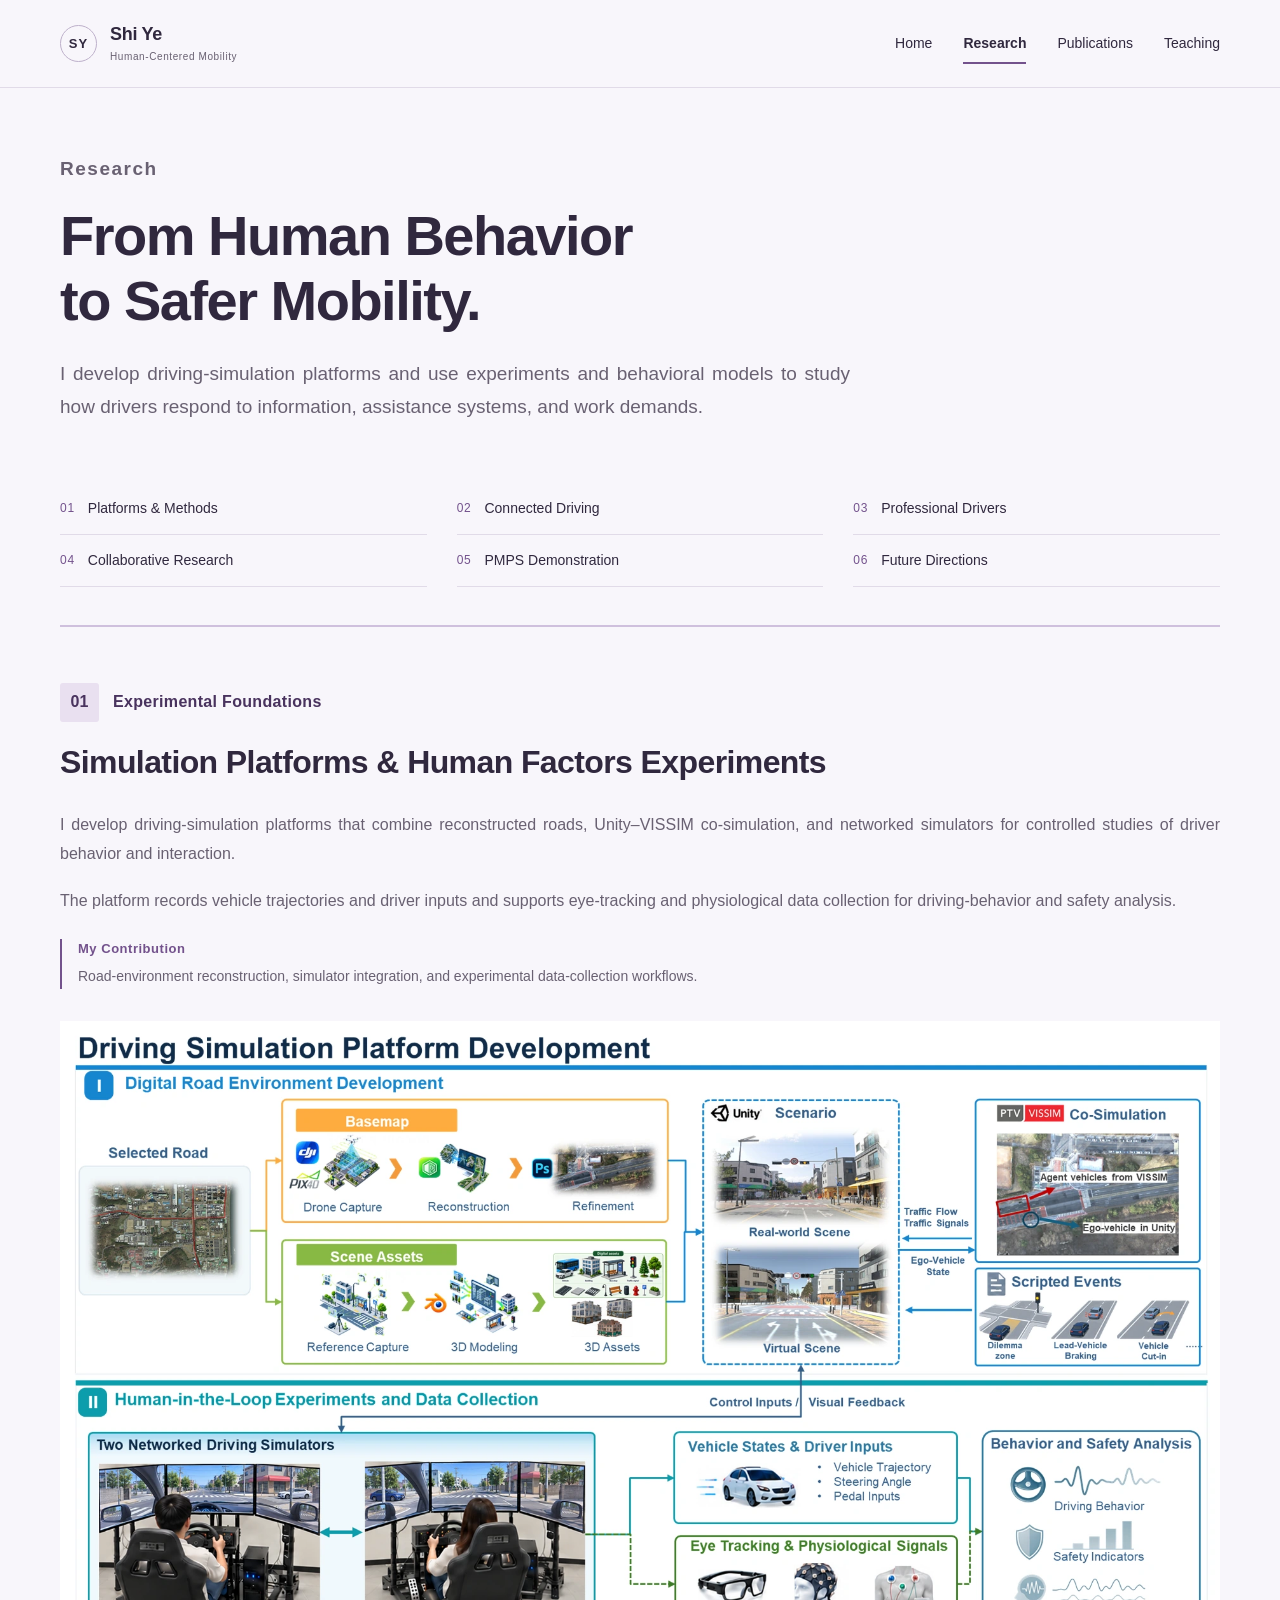
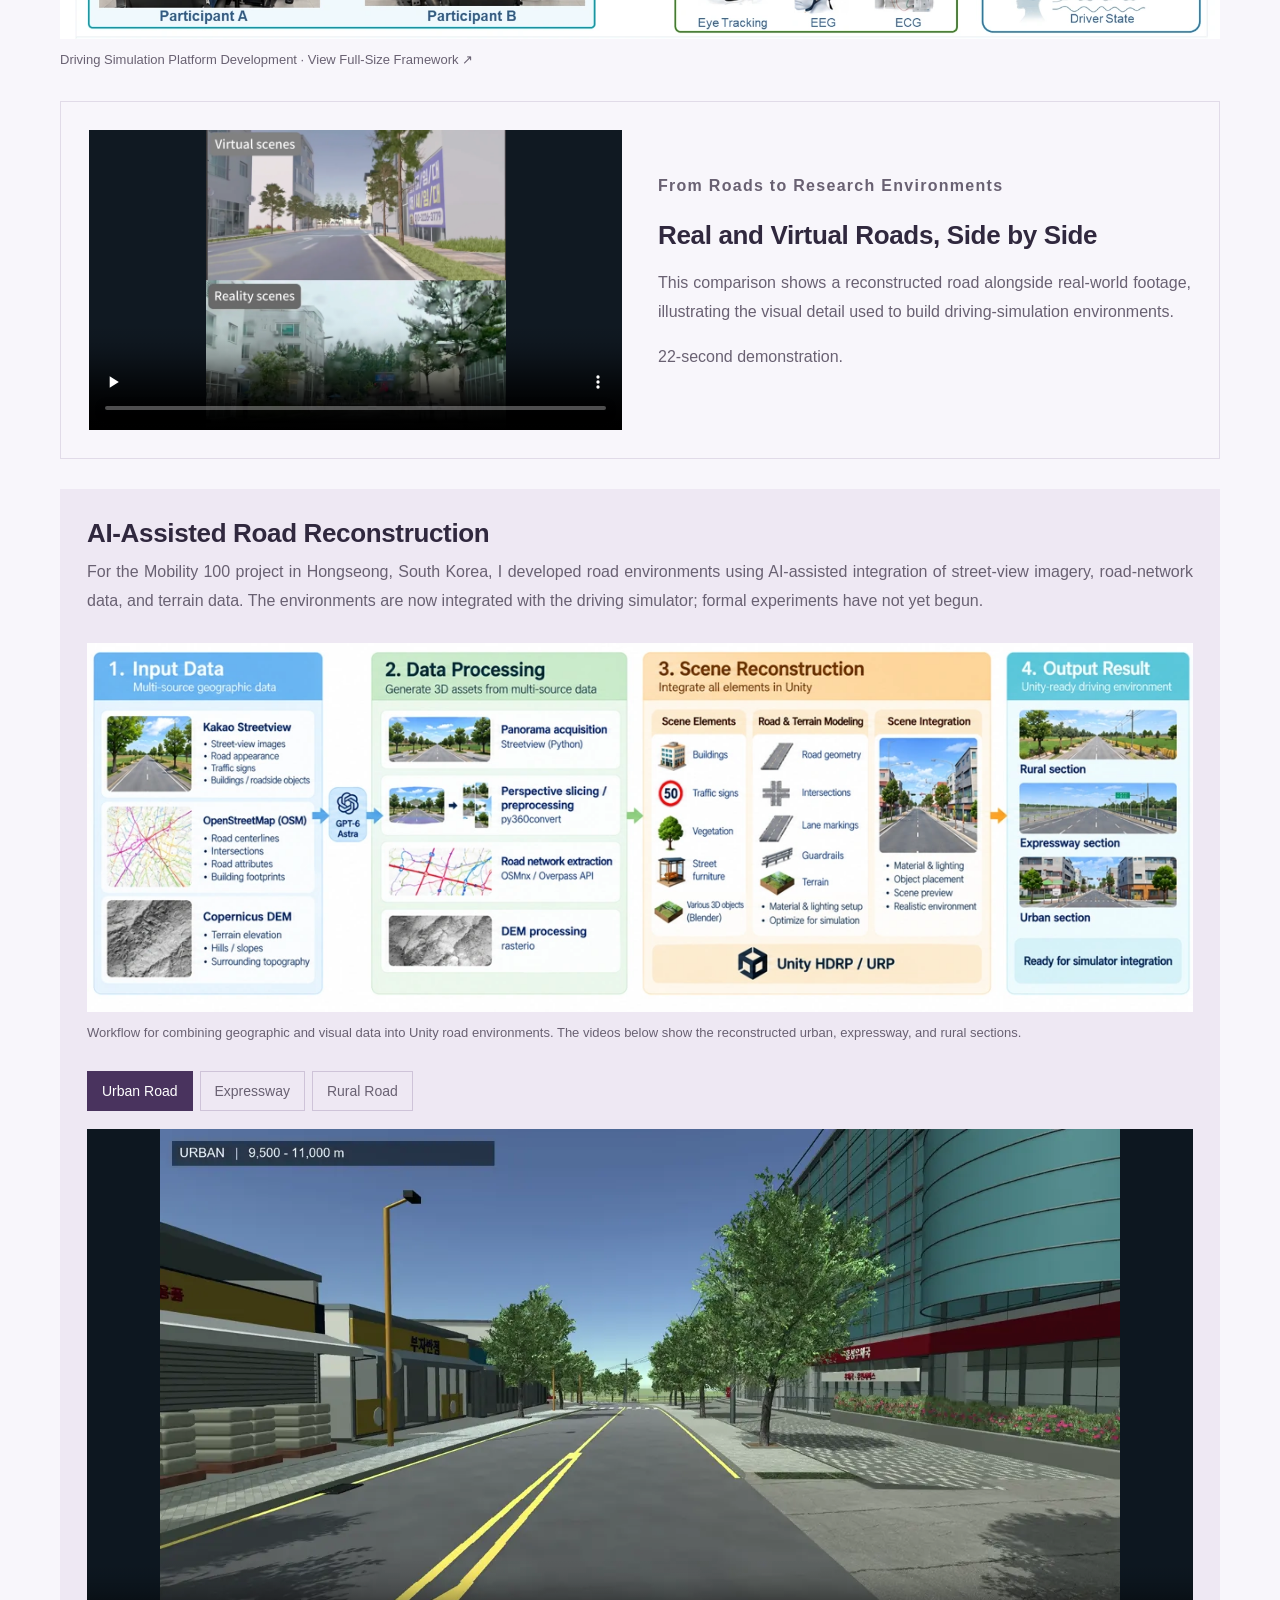
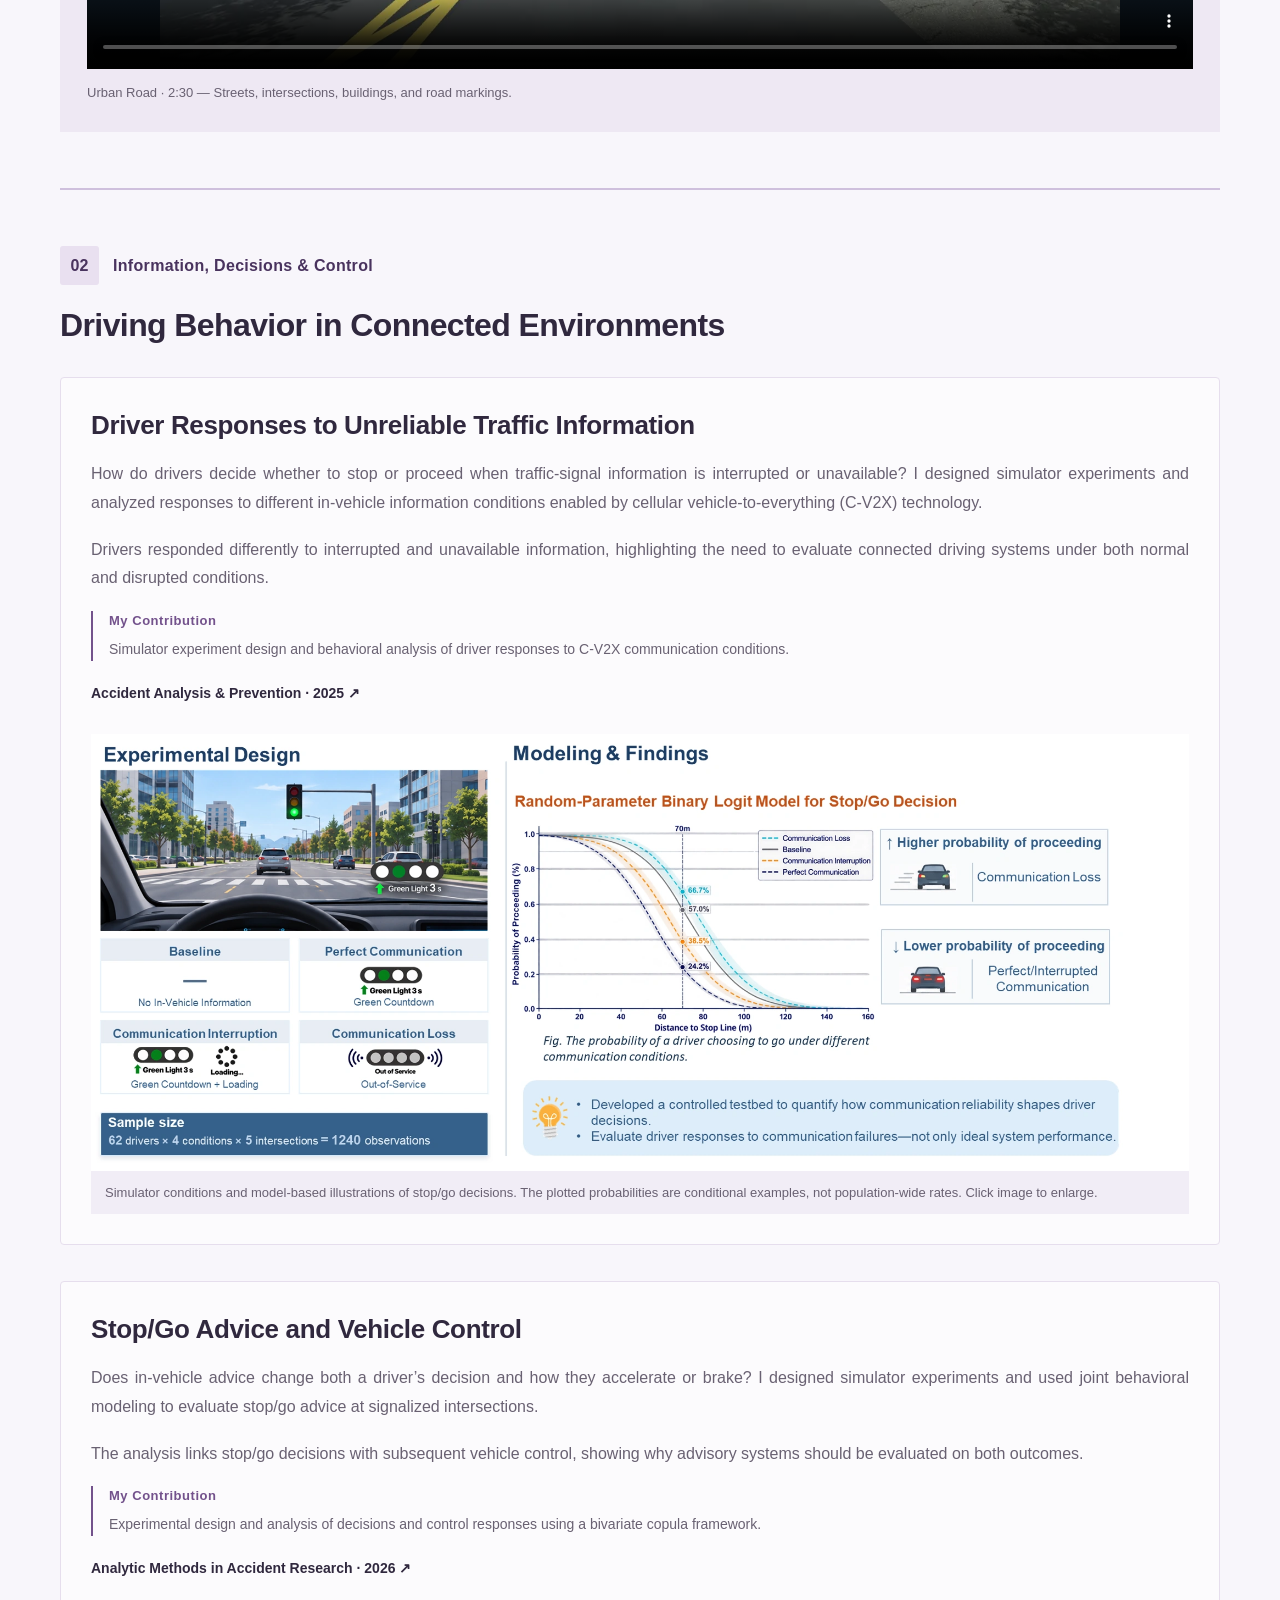
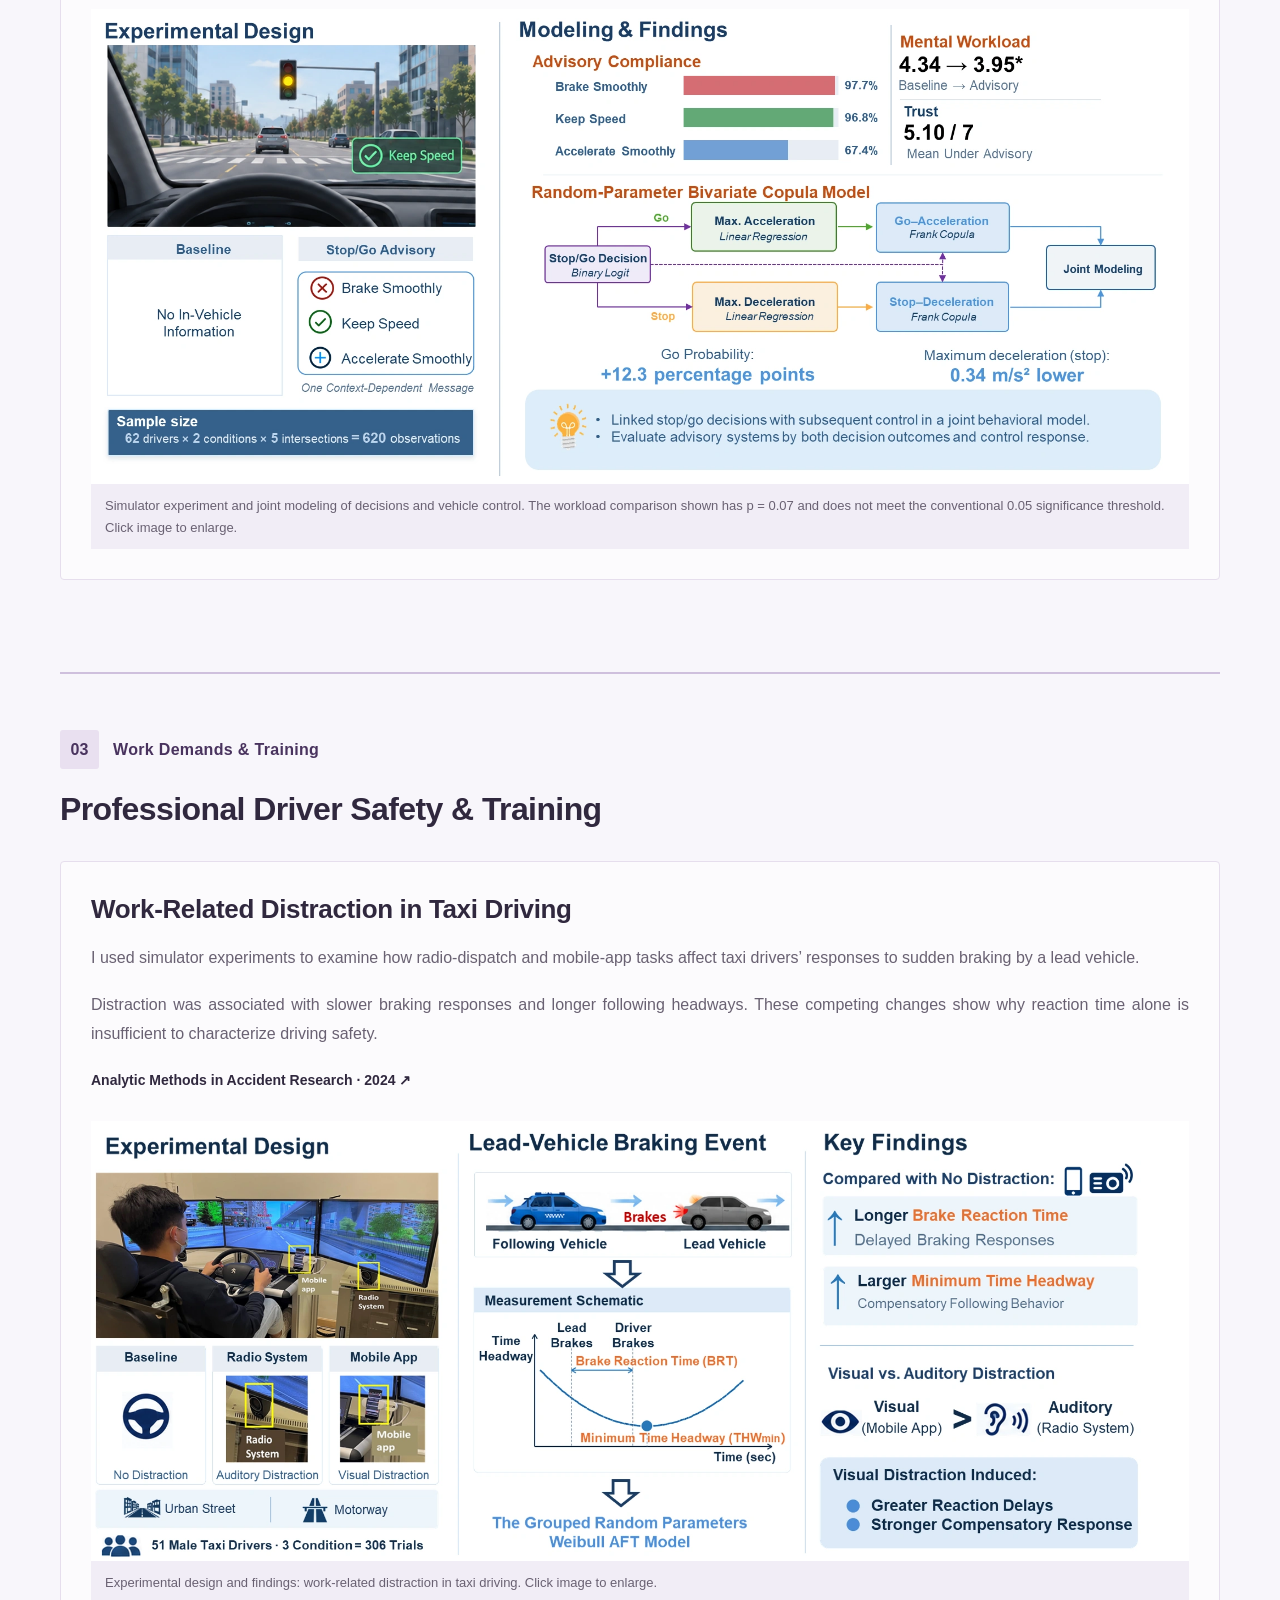
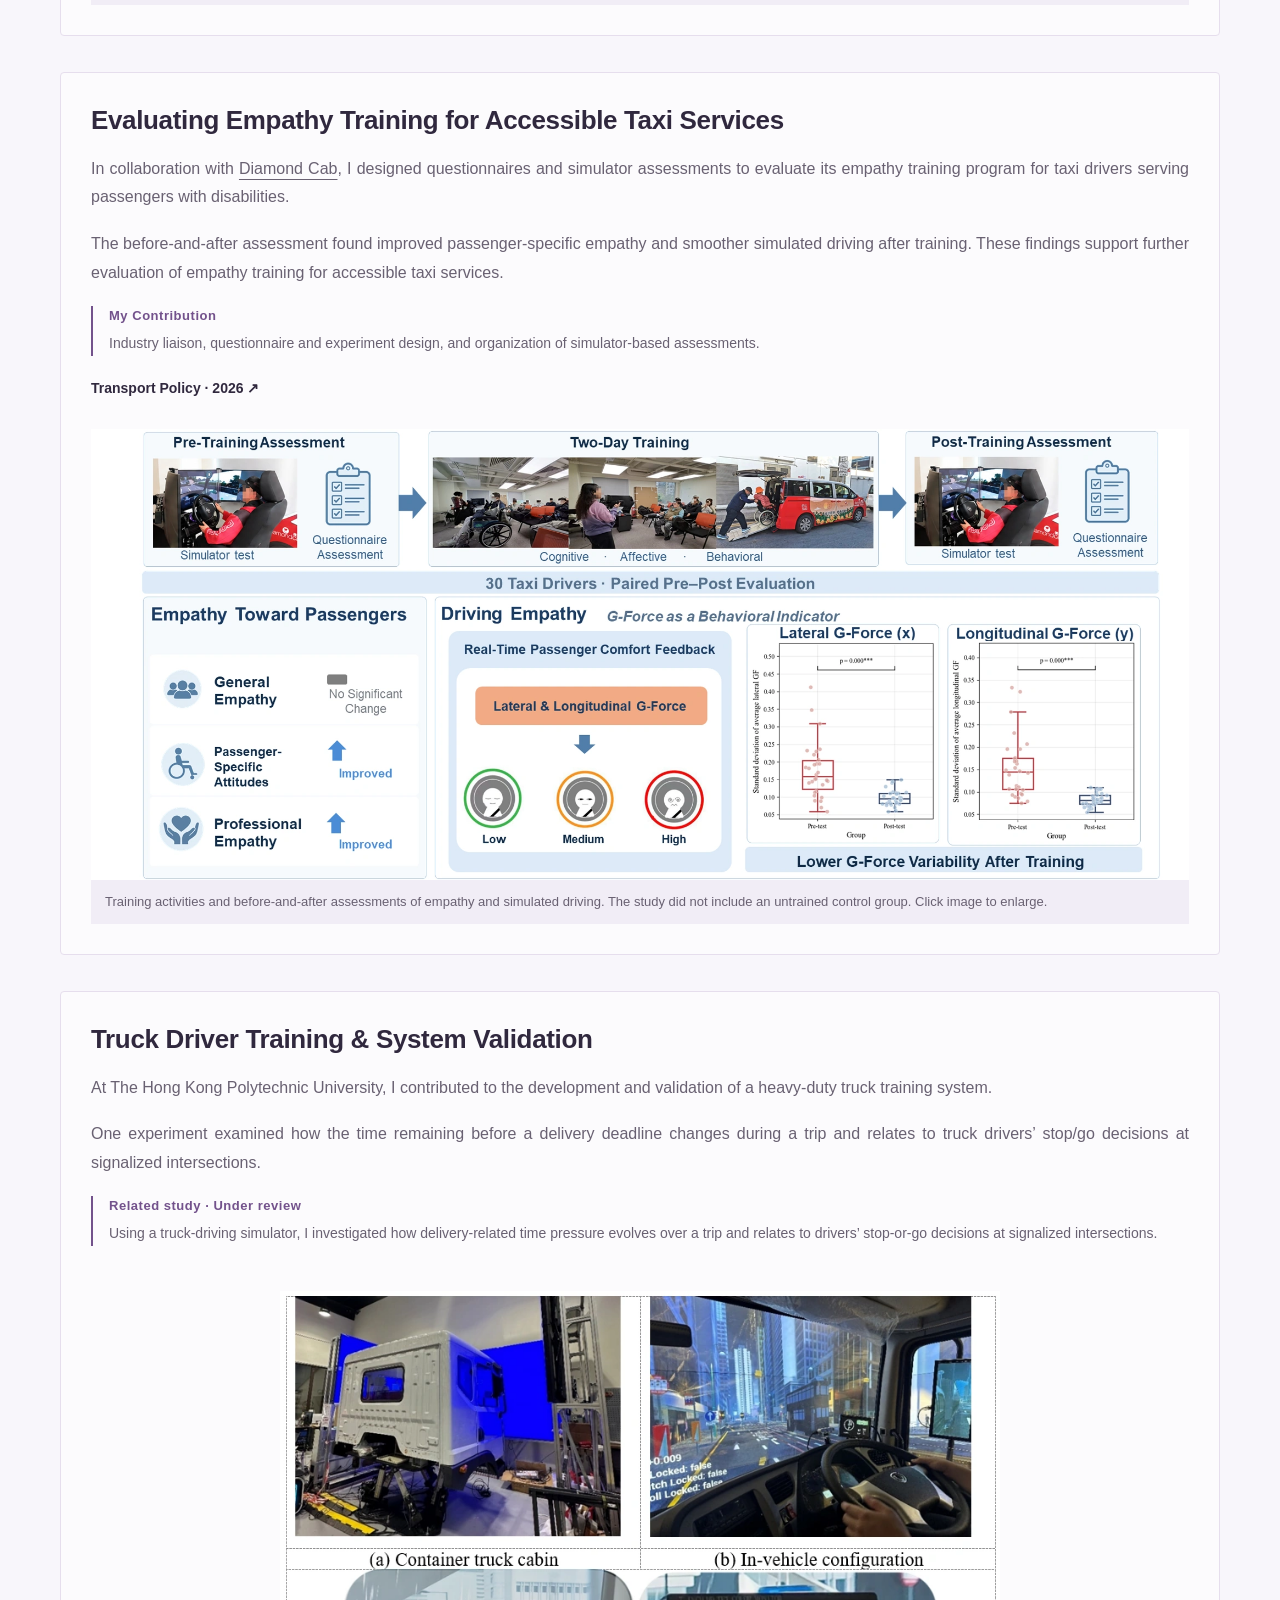
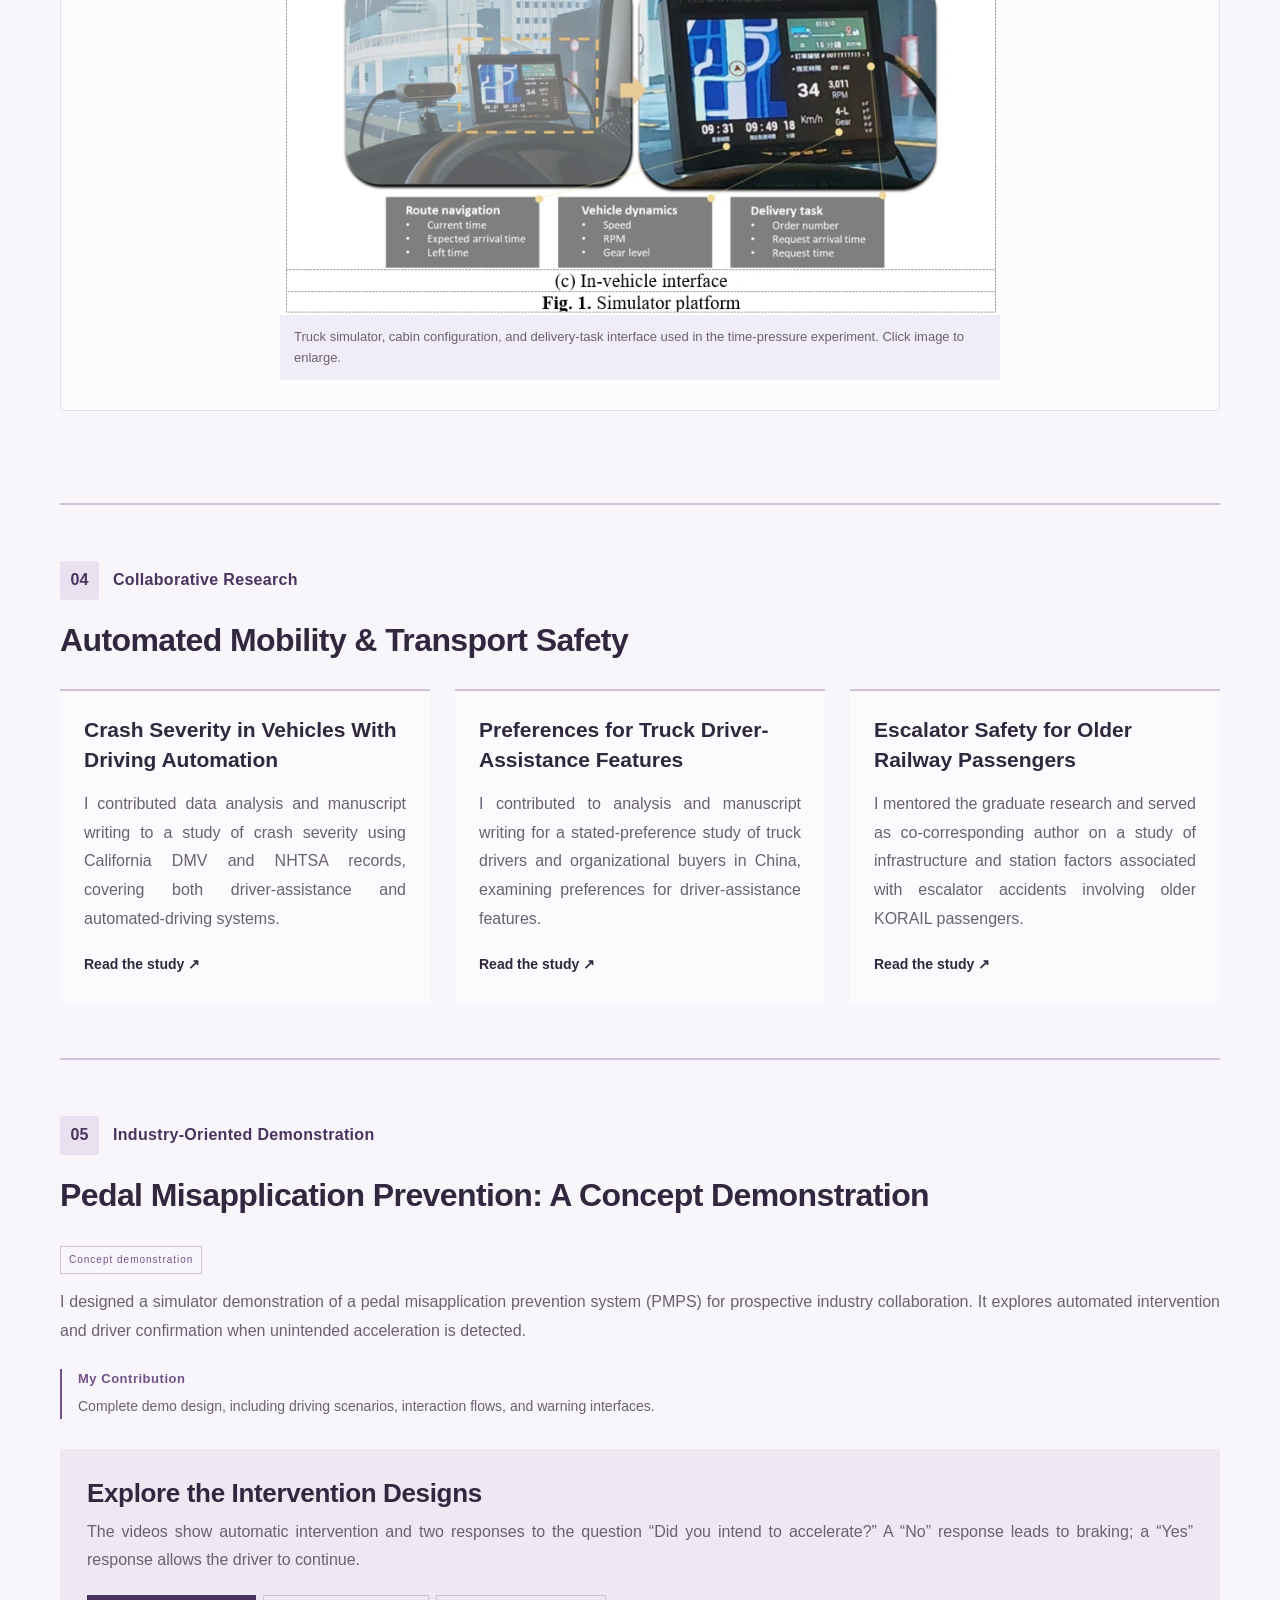
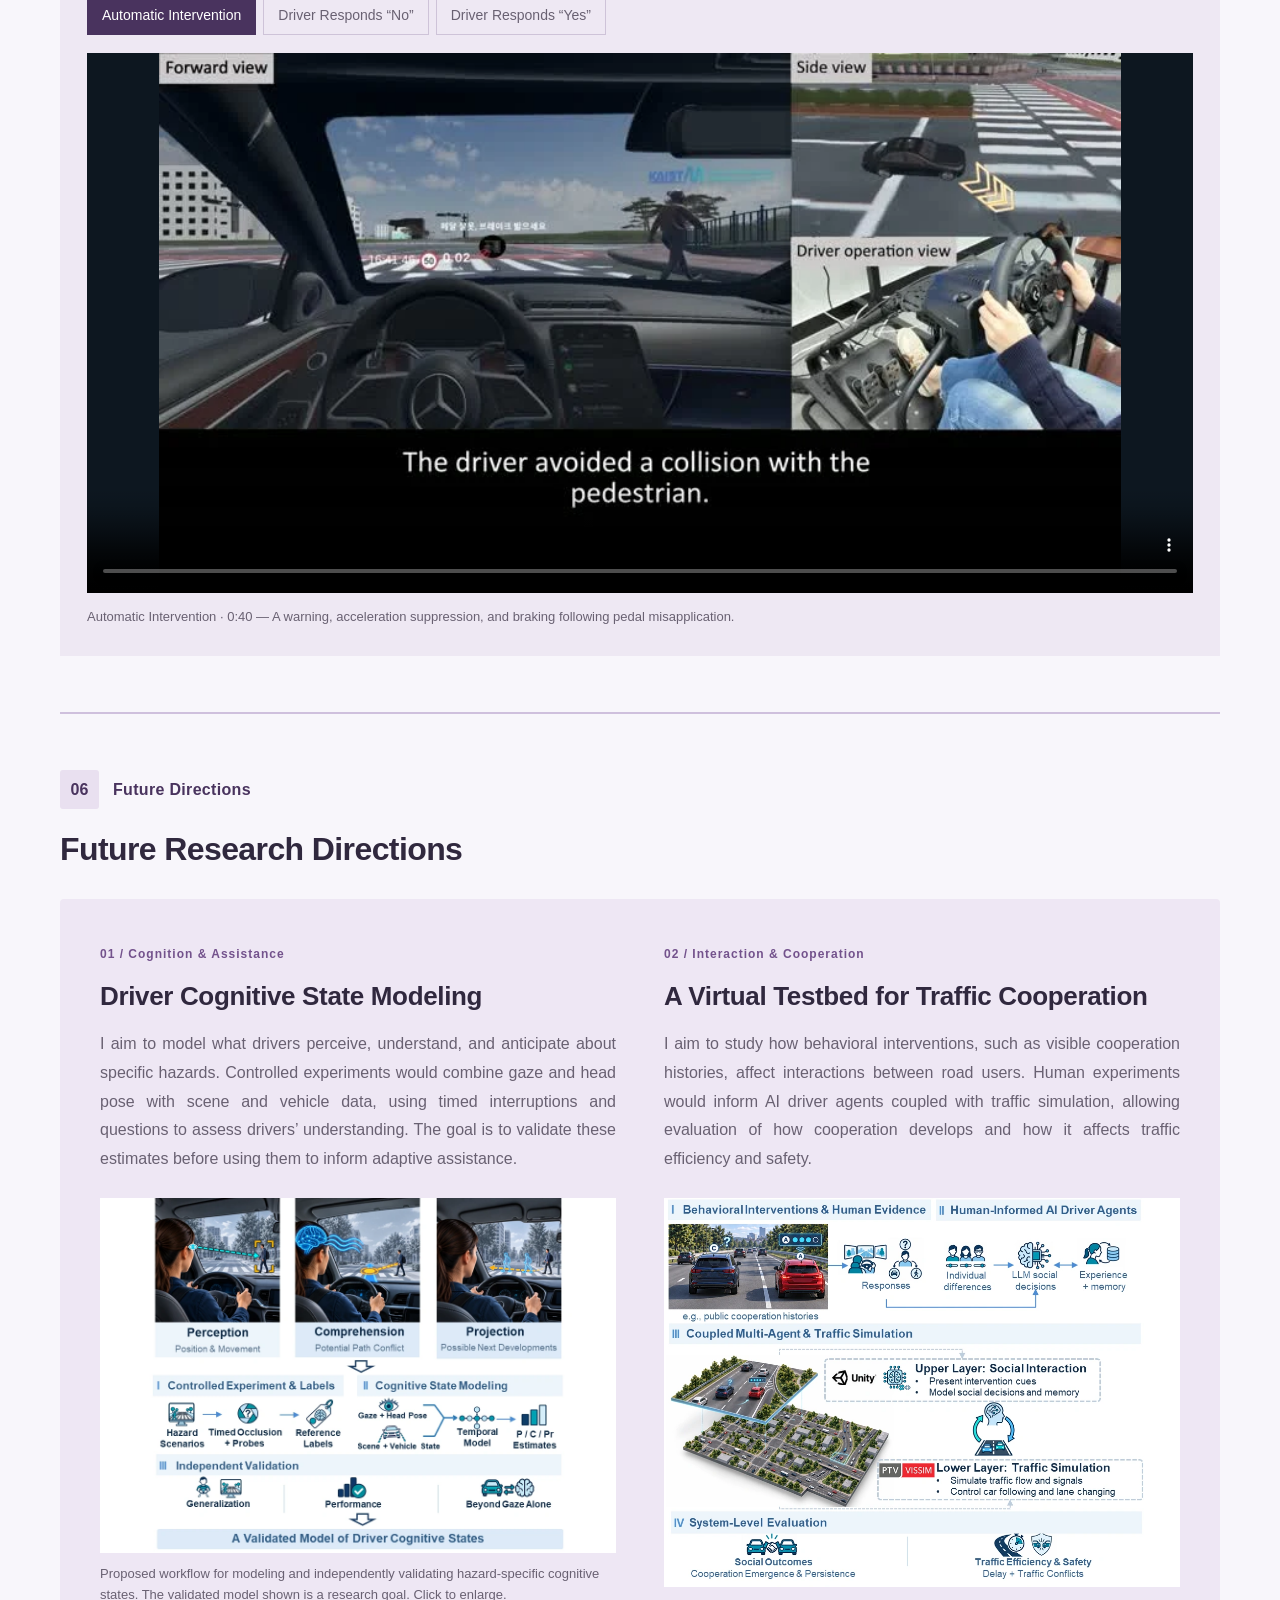
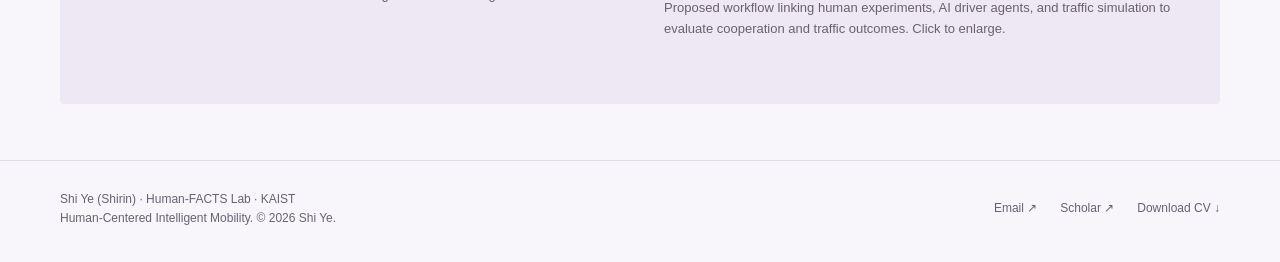
<file: research.html>
<!DOCTYPE html>
<html lang="en"><head><meta charset="utf-8"><meta name="viewport" content="width=device-width,initial-scale=1"><meta name="description" content="Experiments, driving simulation, and behavioral evidence for human-centered mobility. Explore research and video demonstrations by Shi Ye."><meta name="theme-color" content="#49335e"><title>Research | Shi Ye</title><link rel="icon" href="favicon.svg" type="image/svg+xml"><link rel="stylesheet" href="styles.css?v=20261110b"><script src="site.js?v=content20261110" defer></script></head><body class="research-page"><a href="#main" class="skip">Skip to content</a><header class="site-header"><div class="container nav-inner"><a class="brand" href="index.html" aria-label="Shi Ye — Home"><span class="brand-mark" aria-hidden="true">SY</span><span>Shi Ye <small>Human-Centered Mobility</small></span></a><button class="menu-toggle" aria-expanded="false" aria-controls="main-nav">Menu</button><nav class="nav-links" id="main-nav" aria-label="Main navigation"><a href="index.html">Home</a><a href="research.html" aria-current="page">Research</a><a href="publications.html">Publications</a><a href="teaching.html">Teaching</a></nav></div></header><main class="container" id="main"><div class="page-intro"><p class="eyebrow">Research</p><h1>From Human Behavior<br>to Safer Mobility.</h1><p>I develop driving-simulation platforms and use experiments and behavioral models to study how drivers respond to information, assistance systems, and work demands.</p></div>



















<nav class="jump-links" aria-label="Research topics"><a href="#platforms"><span class="topic-number" aria-hidden="true">01</span>Platforms &amp; Methods</a><a href="#connected"><span class="topic-number" aria-hidden="true">02</span>Connected Driving</a><a href="#professional"><span class="topic-number" aria-hidden="true">03</span>Professional Drivers</a><a href="#collaborative"><span class="topic-number" aria-hidden="true">04</span>Collaborative Research</a><a href="#pmps"><span class="topic-number" aria-hidden="true">05</span>PMPS Demonstration</a><a href="#future"><span class="topic-number" aria-hidden="true">06</span>Future Directions</a></nav>



















<section class="research-section" id="platforms"><p class="eyebrow"><span class="section-number">01</span>Experimental Foundations</p><h2>Simulation Platforms &amp; Human Factors Experiments</h2><div class="platform-copy"><h3>Controlled Experiments.<br>Real-World Context.</h3><p>I develop driving-simulation platforms that combine reconstructed roads, Unity–VISSIM co-simulation, and networked simulators for controlled studies of driver behavior and interaction.</p><p>The platform records vehicle trajectories and driver inputs and supports eye-tracking and physiological data collection for driving-behavior and safety analysis.</p><div class="contribution"><strong>My Contribution</strong><p>Road-environment reconstruction, simulator integration, and experimental data-collection workflows.</p></div></div><figure class="platform-framework"><a href="assets/images/platform-framework.webp" target="_blank"><img src="assets/images/platform-framework.webp" alt="Driving simulation platform framework: road reconstruction, Unity–VISSIM co-simulation, networked simulators, eye tracking, physiological signals, and safety analysis" loading="lazy"></a><figcaption>Driving Simulation Platform Development · View Full-Size Framework ↗</figcaption></figure><div class="comparison"><video controls playsinline preload="none" poster="assets/images/comparison.webp" src="assets/videos/comparison-updated.mp4" aria-label="Real and virtual road comparison">Your browser does not support video.</video><div><p class="eyebrow">From Roads to Research Environments</p><h3>Real and Virtual Roads, Side by Side</h3><p>This comparison shows a reconstructed road alongside real-world footage, illustrating the visual detail used to build driving-simulation environments.</p><p>22-second demonstration.</p></div></div><div class="media-gallery" data-video-gallery id="road-reconstruction"><div class="gallery-head"><div><h3>AI-Assisted Road Reconstruction</h3><p>For the Mobility 100 project in Hongseong, South Korea, I developed road environments using AI-assisted integration of street-view imagery, road-network data, and terrain data. The environments are now integrated with the driving simulator; formal experiments have not yet begun.</p></div></div><figure class="road-overview"><img src="assets/images/road-workflow.webp" alt="Hongseong road reconstruction workflow: multi-source input data, AI-assisted processing, scene reconstruction, and simulation output" loading="lazy"><figcaption>Workflow for combining geographic and visual data into Unity road environments. The videos below show the reconstructed urban, expressway, and rural sections.</figcaption></figure><div class="video-tabs" role="group" aria-label="Choose a demonstration"><button type="button" aria-pressed="true" data-video="assets/videos/urban-updated.mp4" data-poster="assets/images/urban.webp" data-label="Urban Road" data-caption="Urban Road · 2:30 — Streets, intersections, buildings, and road markings.">Urban Road</button><button type="button" aria-pressed="false" data-video="assets/videos/expressway-updated.mp4" data-poster="assets/images/expressway.webp" data-label="Expressway" data-caption="Expressway · 1:30 — Multi-lane roads, junctions, and grade-separated infrastructure.">Expressway</button><button type="button" aria-pressed="false" data-video="assets/videos/rural-updated.mp4" data-poster="assets/images/rural.webp" data-label="Rural Road" data-caption="Rural Road · 2:00 — Villages, farmland, and roadside infrastructure.">Rural Road</button></div><video controls playsinline preload="none" poster="assets/images/urban.webp" src="assets/videos/urban-updated.mp4" aria-label="Urban Road">Your browser does not support video. <a href="assets/videos/rural-updated.mp4">Download this video</a>.</video><p class="video-caption" aria-live="polite">Urban Road · 2:30 — Streets, intersections, buildings, and road markings.</p></div></section>



















<section class="research-section" id="connected"><p class="eyebrow"><span class="section-number">02</span>Information, Decisions &amp; Control</p><h2>Driving Behavior in Connected Environments</h2><article class="feature study-overview research-study" id="communication"><div><h3>Driver Responses to Unreliable Traffic Information</h3><p>How do drivers decide whether to stop or proceed when traffic-signal information is interrupted or unavailable? I designed simulator experiments and analyzed responses to different in-vehicle information conditions enabled by cellular vehicle-to-everything (C-V2X) technology.</p><p>Drivers responded differently to interrupted and unavailable information, highlighting the need to evaluate connected driving systems under both normal and disrupted conditions.</p><div class="contribution"><strong>My Contribution</strong><p>Simulator experiment design and behavioral analysis of driver responses to C-V2X communication conditions.</p></div><a class="text-link" href="https://doi.org/10.1016/j.aap.2025.108208" target="_blank" rel="noopener noreferrer">Accident Analysis &amp; Prevention · 2025 ↗</a></div><figure class="feature-media"><a href="assets/images/communication.webp" target="_blank"><img src="assets/images/communication.webp" alt="Experimental design and findings: driver decisions under different C-V2X communication conditions." class="" loading="lazy" decoding="async"></a><figcaption>Simulator conditions and model-based illustrations of stop/go decisions. The plotted probabilities are conditional examples, not population-wide rates. Click image to enlarge.</figcaption></figure></article><article class="feature study-overview research-study" id="advisory"><div><h3>Stop/Go Advice and Vehicle Control</h3><p>Does in-vehicle advice change both a driver’s decision and how they accelerate or brake? I designed simulator experiments and used joint behavioral modeling to evaluate stop/go advice at signalized intersections.</p><p>The analysis links stop/go decisions with subsequent vehicle control, showing why advisory systems should be evaluated on both outcomes.</p><div class="contribution"><strong>My Contribution</strong><p>Experimental design and analysis of decisions and control responses using a bivariate copula framework.</p></div><a class="text-link" href="https://doi.org/10.1016/j.amar.2026.100444" target="_blank" rel="noopener noreferrer">Analytic Methods in Accident Research · 2026 ↗</a></div><figure class="feature-media"><a href="assets/images/advisory.webp" target="_blank"><img src="assets/images/advisory.webp" alt="Experimental design and findings: stop/go advice, driver decisions, and vehicle control." class="" loading="lazy" decoding="async"></a><figcaption>Simulator experiment and joint modeling of decisions and vehicle control. The workload comparison shown has p = 0.07 and does not meet the conventional 0.05 significance threshold. Click image to enlarge.</figcaption></figure></article></section>



















<section class="research-section" id="professional"><p class="eyebrow"><span class="section-number">03</span>Work Demands &amp; Training</p><h2>Professional Driver Safety &amp; Training</h2><article class="feature study-overview research-study" id="distraction"><div><h3>Work-Related Distraction in Taxi Driving</h3><p>I used simulator experiments to examine how radio-dispatch and mobile-app tasks affect taxi drivers’ responses to sudden braking by a lead vehicle.</p><p>Distraction was associated with slower braking responses and longer following headways. These competing changes show why reaction time alone is insufficient to characterize driving safety.</p><a class="text-link" href="https://doi.org/10.1016/j.amar.2024.100350" target="_blank" rel="noopener noreferrer">Analytic Methods in Accident Research · 2024 ↗</a></div><figure class="feature-media"><a href="assets/images/taxi.webp" target="_blank"><img src="assets/images/taxi.webp" alt="Experimental design and findings: work-related distraction in taxi driving." class="" loading="lazy" decoding="async"></a><figcaption>Experimental design and findings: work-related distraction in taxi driving. Click image to enlarge.</figcaption></figure></article><article class="feature study-overview research-study" id="empathy"><div><h3>Evaluating Empathy Training for Accessible Taxi Services</h3><p>In collaboration with <a href="https://diamondcab.com.hk/en/" target="_blank" rel="noopener noreferrer">Diamond Cab</a>, I designed questionnaires and simulator assessments to evaluate its empathy training program for taxi drivers serving passengers with disabilities.</p><p>The before-and-after assessment found improved passenger-specific empathy and smoother simulated driving after training. These findings support further evaluation of empathy training for accessible taxi services.</p><div class="contribution"><strong>My Contribution</strong><p>Industry liaison, questionnaire and experiment design, and organization of simulator-based assessments.</p></div><a class="text-link" href="https://doi.org/10.1016/j.tranpol.2026.104025" target="_blank" rel="noopener noreferrer">Transport Policy · 2026 ↗</a></div><figure class="feature-media"><a href="assets/images/empathy.webp" target="_blank"><img src="assets/images/empathy.webp" alt="Empathy training program and evaluation of driver empathy and driving performance." class="" loading="lazy" decoding="async"></a><figcaption>Training activities and before-and-after assessments of empathy and simulated driving. The study did not include an untrained control group. Click image to enlarge.</figcaption></figure></article><article class="feature study-overview research-study" id="truck"><div><h3>Truck Driver Training &amp; System Validation</h3><p>At The Hong Kong Polytechnic University, I contributed to the development and validation of a heavy-duty truck training system.</p><p>One experiment examined how the time remaining before a delivery deadline changes during a trip and relates to truck drivers’ stop/go decisions at signalized intersections.</p><div class="contribution"><strong>Related study · Under review</strong><p>Using a truck-driving simulator, I investigated how delivery-related time pressure evolves over a trip and relates to drivers’ stop-or-go decisions at signalized intersections.</p></div></div><figure class="feature-media"><a href="assets/images/truck.webp" target="_blank"><img src="assets/images/truck.webp" alt="Heavy-duty truck simulator, cabin configuration, and in-vehicle interface." class="" loading="lazy" decoding="async"></a><figcaption>Truck simulator, cabin configuration, and delivery-task interface used in the time-pressure experiment. Click image to enlarge.</figcaption></figure></article></section>



















<section class="research-section" id="collaborative"><p class="eyebrow"><span class="section-number">04</span>Collaborative Research</p><h2>Automated Mobility &amp; Transport Safety</h2><div class="collab-grid"><article class="collab-item"><h3>Crash Severity in Vehicles With Driving Automation</h3><p>I contributed data analysis and manuscript writing to a study of crash severity using California DMV and NHTSA records, covering both driver-assistance and automated-driving systems.</p><a class="text-link" href="https://doi.org/10.1016/j.tbs.2024.100934" target="_blank" rel="noopener noreferrer">Read the study ↗</a></article><article class="collab-item"><h3>Preferences for Truck Driver-Assistance Features</h3><p>I contributed to analysis and manuscript writing for a stated-preference study of truck drivers and organizational buyers in China, examining preferences for driver-assistance features.</p><a class="text-link" href="https://doi.org/10.1016/j.tranpol.2025.05.019" target="_blank" rel="noopener noreferrer">Read the study ↗</a></article><article class="collab-item"><h3>Escalator Safety for Older Railway Passengers</h3><p>I mentored the graduate research and served as co-corresponding author on a study of infrastructure and station factors associated with escalator accidents involving older KORAIL passengers.</p><a class="text-link" href="https://doi.org/10.1016/j.multra.2026.100347" target="_blank" rel="noopener noreferrer">Read the study ↗</a></article></div></section>



















<section class="research-section" id="pmps"><p class="eyebrow"><span class="section-number">05</span>Industry-Oriented Demonstration</p><h2>Pedal Misapplication Prevention: A Concept Demonstration</h2><div class="copy"><span class="tag">Concept demonstration</span><p>I designed a simulator demonstration of a pedal misapplication prevention system (PMPS) for prospective industry collaboration. It explores automated intervention and driver confirmation when unintended acceleration is detected.</p><div class="contribution"><strong>My Contribution</strong><p>Complete demo design, including driving scenarios, interaction flows, and warning interfaces.</p></div></div><div class="media-gallery" data-video-gallery><div class="gallery-head"><div><h3>Explore the Intervention Designs</h3><p>The videos show automatic intervention and two responses to the question “Did you intend to accelerate?” A “No” response leads to braking; a “Yes” response allows the driver to continue.</p></div></div><div class="video-tabs" role="group" aria-label="Choose a demonstration"><button type="button" aria-pressed="true" data-video="assets/videos/pmps-auto.mp4" data-poster="assets/images/pmps-auto.webp" data-label="Automatic Intervention" data-caption="Automatic Intervention · 0:40 — A warning, acceleration suppression, and braking following pedal misapplication.">Automatic Intervention</button><button type="button" aria-pressed="false" data-video="assets/videos/pmps-no.mp4" data-poster="assets/images/pmps-no.webp" data-label="Driver Responds “No”" data-caption="Driver–vehicle cooperation · 0:40 — The driver indicates that acceleration was unintended; the system brakes and returns control.">Driver Responds “No”</button><button type="button" aria-pressed="false" data-video="assets/videos/pmps-yes.mp4" data-poster="assets/images/pmps-yes.webp" data-label="Driver Responds “Yes”" data-caption="Driver–vehicle cooperation · 0:31 — The driver confirms the acceleration intention and continues driving.">Driver Responds “Yes”</button></div><video controls playsinline preload="none" poster="assets/images/pmps-auto.webp" src="assets/videos/pmps-auto.mp4" aria-label="Automatic Intervention">Your browser does not support video. <a href="assets/videos/pmps-auto.mp4">Download this video</a>.</video><p class="video-caption" aria-live="polite">Automatic Intervention · 0:40 — A warning, acceleration suppression, and braking following pedal misapplication.</p></div></section>



















<section class="research-section" id="future"><p class="eyebrow"><span class="section-number">06</span>Future Directions</p><h2>Future Research Directions</h2><div class="future"><article><span class="index">01 / Cognition &amp; Assistance</span><h3>Driver Cognitive State Modeling</h3><p>I aim to model what drivers perceive, understand, and anticipate about specific hazards. Controlled experiments would combine gaze and head pose with scene and vehicle data, using timed interruptions and questions to assess drivers’ understanding. The goal is to validate these estimates before using them to inform adaptive assistance.</p><figure class="future-image"><a href="assets/images/future-cognition.webp" target="_blank"><img src="assets/images/future-cognition.webp" alt="Proposed driver cognitive state modeling framework" loading="lazy"></a><figcaption>Proposed workflow for modeling and independently validating hazard-specific cognitive states. The validated model shown is a research goal. Click to enlarge.</figcaption></figure></article><article><span class="index">02 / Interaction &amp; Cooperation</span><h3>A Virtual Testbed for Traffic Cooperation</h3><p>I aim to study how behavioral interventions, such as visible cooperation histories, affect interactions between road users. Human experiments would inform AI driver agents coupled with traffic simulation, allowing evaluation of how cooperation develops and how it affects traffic efficiency and safety.</p><figure class="future-image"><a href="assets/images/future-cooperation.webp" target="_blank"><img src="assets/images/future-cooperation.webp" alt="Proposed human-informed driver agents and coupled traffic simulation framework" loading="lazy"></a><figcaption>Proposed workflow linking human experiments, AI driver agents, and traffic simulation to evaluate cooperation and traffic outcomes. Click to enlarge.</figcaption></figure></article></div></section></main><footer class="site-footer"><div class="container footer-inner"><div><p>Shi Ye (Shirin) · Human-FACTS Lab · KAIST</p><p>Human-Centered Intelligent Mobility. © 2026 Shi Ye.</p></div><div class="footer-links"><a href="mailto:ye.shi@kaist.ac.kr">Email ↗</a><a class="" href="https://scholar.google.com/citations?user=i1Y-JIEAAAAJ&amp;hl=zh-CN" target="_blank" rel="noopener noreferrer">Scholar ↗</a><a href="assets/documents/shi-ye-cv.pdf" download>Download CV ↓</a></div></div></footer></body></html>
</file>
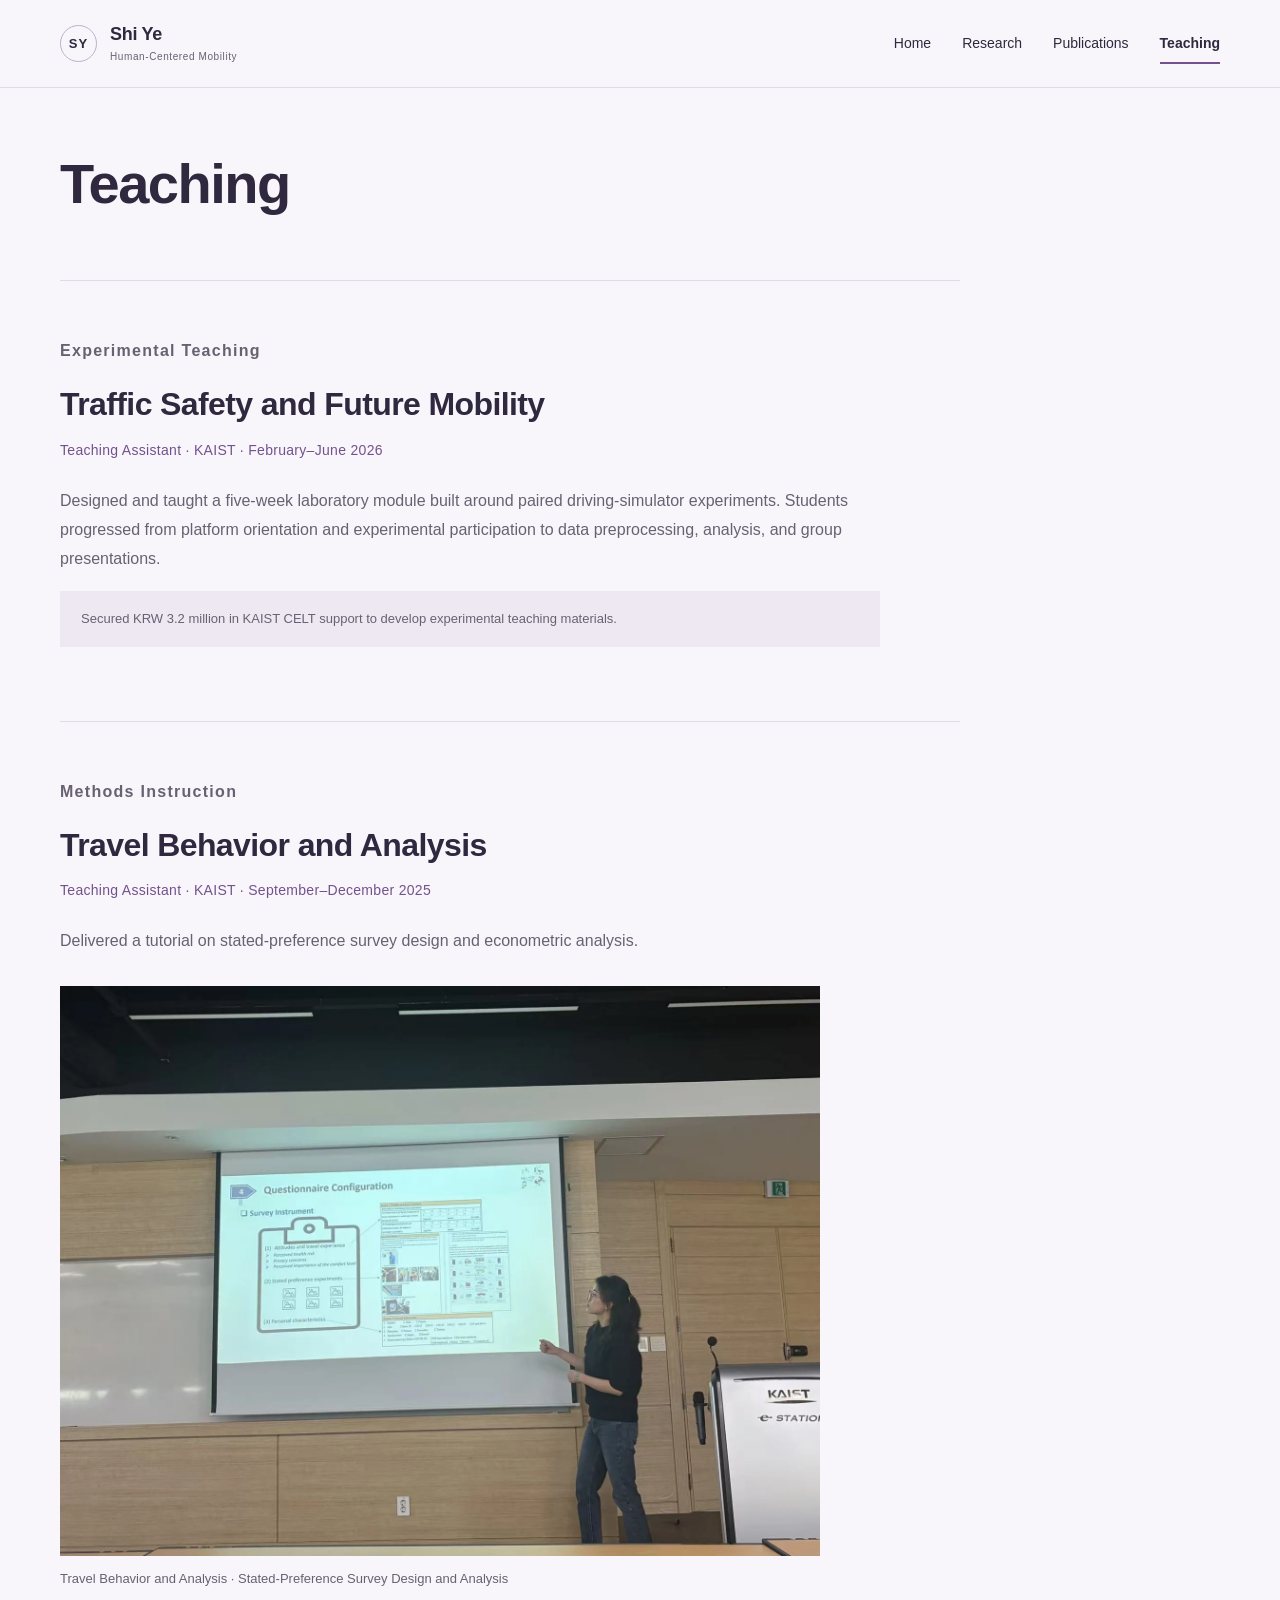
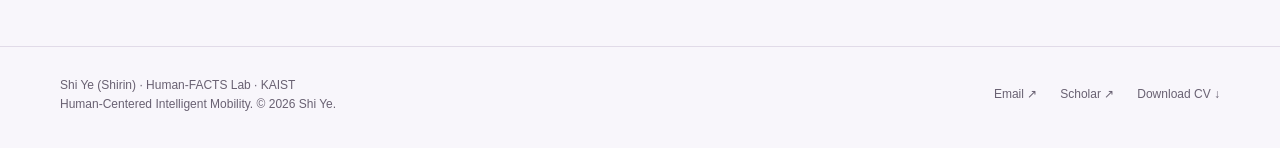
<file: teaching.html>
<!doctype html>
<html lang="en"><head><meta charset="utf-8"><meta name="viewport" content="width=device-width,initial-scale=1"><meta name="description" content="Experimental teaching, survey methods instruction, and graduate research mentoring by Shi Ye at KAIST."><meta name="theme-color" content="#49335e"><title>Teaching | Shi Ye</title><link rel="icon" href="favicon.svg" type="image/svg+xml"><link rel="stylesheet" href="styles.css?v=20261110b"><script src="site.js?v=content20261110" defer></script></head><body><a href="#main" class="skip">Skip to content</a><header class="site-header"><div class="container nav-inner"><a class="brand" href="index.html" aria-label="Shi Ye — Home"><span class="brand-mark" aria-hidden="true">SY</span><span>Shi Ye <small>Human-Centered Mobility</small></span></a><button class="menu-toggle" aria-expanded="false" aria-controls="main-nav">Menu</button><nav class="nav-links" id="main-nav" aria-label="Main navigation"><a href="index.html">Home</a><a href="research.html">Research</a><a href="publications.html">Publications</a><a href="teaching.html" aria-current="page">Teaching</a></nav></div></header><main class="container" id="main"><div class="page-intro"><h1>Teaching</h1></div><section class="course" id="lab-module"><p class="eyebrow">Experimental Teaching</p><h2>Traffic Safety and Future Mobility</h2><p class="role">Teaching Assistant · KAIST · February–June 2026</p><p>Designed and taught a five-week laboratory module built around paired driving-simulator experiments. Students progressed from platform orientation and experimental participation to data preprocessing, analysis, and group presentations.</p><p class="support">Secured KRW 3.2 million in KAIST CELT support to develop experimental teaching materials.</p></section>


<section class="course" id="travel-behavior"><p class="eyebrow">Methods Instruction</p><h2>Travel Behavior and Analysis</h2><p class="role">Teaching Assistant · KAIST · September–December 2025</p><p>Delivered a tutorial on stated-preference survey design and econometric analysis.</p><figure class="ta-photo"><img src="assets/images/teaching.webp" alt="Shi Ye delivering a tutorial on stated-preference survey design and analysis for Travel Behavior and Analysis" loading="lazy"><figcaption>Travel Behavior and Analysis · Stated-Preference Survey Design and Analysis</figcaption></figure></section>


</main><footer class="site-footer"><div class="container footer-inner"><div><p>Shi Ye (Shirin) · Human-FACTS Lab · KAIST</p><p>Human-Centered Intelligent Mobility. © 2026 Shi Ye.</p></div><div class="footer-links"><a href="mailto:ye.shi@kaist.ac.kr">Email ↗</a><a class="" href="https://scholar.google.com/citations?user=i1Y-JIEAAAAJ&amp;hl=zh-CN" target="_blank" rel="noopener noreferrer">Scholar ↗</a><a href="assets/documents/shi-ye-cv.pdf" download>Download CV ↓</a></div></div></footer></body></html>
</file>
<file: styles.css>
@charset "UTF-8";
:root{--ink:#30283e;--navy:#49335e;--muted:#696172;--teal:#73528c;--paper:#f8f6fb;--line:#e1dbe8;--wash:#eee8f3;--white:#fff;--max:1160px}
*{box-sizing:border-box}html{scroll-behavior:smooth;scroll-padding-top:110px}body{margin:0;background:var(--paper);color:var(--ink);font-family:"Segoe UI",Arial,sans-serif;font-size:16px;line-height:1.75;-webkit-font-smoothing:antialiased}a{color:inherit;text-underline-offset:5px}a:hover{color:var(--teal)}button,input{font:inherit}button,a,input{touch-action:manipulation}button{cursor:pointer}img,video{max-width:100%;display:block}button:focus-visible,a:focus-visible,input:focus-visible,summary:focus-visible{outline:3px solid var(--teal);outline-offset:5px}::selection{background:#ded0ee}.container{width:min(var(--max),calc(100% - 80px));margin:auto}.skip{position:fixed;top:-80px;left:20px;background:white;padding:10px;z-index:99}.skip:focus{top:10px}.site-header{height:88px;position:sticky;top:0;z-index:20;background:rgba(248,246,251,.97);border-bottom:1px solid var(--line);backdrop-filter:blur(14px)}.nav-inner{display:flex;align-items:center;justify-content:space-between;height:100%}.brand{display:flex;align-items:center;gap:13px;text-decoration:none;line-height:1.2;font-weight:650;font-size:18px;letter-spacing:-.3px}.brand-mark{height:37px;width:37px;display:grid;place-items:center;border:1px solid #bdb0ca;font-size:13px;letter-spacing:1px;border-radius:50%}.brand small{display:block;font-size:10px;letter-spacing:1.4px;font-weight:500;color:var(--muted);margin-top:5px}.nav-links{display:flex;gap:31px;align-items:center}.nav-links a{font-size:14px;text-decoration:none;position:relative;padding:11px 0}.nav-links a[aria-current=page]{font-weight:650}.nav-links a[aria-current=page]:after{content:"";position:absolute;height:2px;bottom:3px;left:0;right:0;background:var(--teal)}.menu-toggle{display:none;background:none;border:1px solid var(--line);padding:6px 13px}.eyebrow{font-size:11px;line-height:1.5;font-weight:650;letter-spacing:2.1px;text-transform:none;color:var(--teal);margin:0 0 24px}.hero{padding:76px 0 66px;display:grid;grid-template-columns:1.45fr .8fr;gap:90px;align-items:center}.hero h1{font-size:clamp(42px,5.1vw,68px);letter-spacing:-2.8px;line-height:1.08;font-weight:550;margin:0 0 28px}.hero h1 span{color:var(--teal)}.hero .lead{max-width:650px;font-size:18px;line-height:1.8;color:#574d63;margin-bottom:23px}.hero .context{font-size:14px;color:var(--muted);max-width:580px}.profile{position:relative;padding-left:24px;border-left:1px solid var(--line)}.portrait-wrap{background:#eee9f2;overflow:hidden;max-width:320px}.portrait-wrap img{width:100%;height:335px;object-fit:cover;object-position:50% 32%}.profile h2{font-size:27px;font-weight:550;letter-spacing:-.7px;margin:19px 0 2px}.profile h2 span{font-size:18px;color:var(--muted);font-weight:400}.profile p{font-size:13px;color:var(--muted);margin:0}.profile .place{display:flex;align-items:center;gap:8px;margin-top:11px;font-size:11px;letter-spacing:.6px}.dot{width:5px;height:5px;border-radius:50%;background:var(--teal)}.actions{display:flex;gap:12px;flex-wrap:wrap;margin-top:28px}.button{display:inline-flex;align-items:center;justify-content:center;gap:20px;padding:12px 20px;background:var(--navy);color:white;text-decoration:none;font-size:13px;font-weight:600;border:1px solid var(--navy);border-radius:2px}.button:hover{background:#634779;color:white}.button.secondary{background:transparent;color:var(--navy);border-color:#c7bbd2}.button.secondary:hover{background:var(--wash)}.socials{display:flex;gap:19px;flex-wrap:wrap;margin-top:27px}.socials a{font-size:12px;color:var(--muted);text-decoration:none}.socials a:hover{color:var(--teal)}.section{padding:72px 0;border-top:1px solid var(--line)}.section-head{display:flex;justify-content:space-between;align-items:flex-end;gap:32px;margin-bottom:35px}.section-head h2,.section-title{font-size:35px;line-height:1.25;font-weight:500;letter-spacing:-1px;margin:0}.section-head .eyebrow{margin-bottom:13px}.section-head p{color:var(--muted);max-width:420px;margin:0;font-size:15px}.text-link{font-size:13px;font-weight:600;text-decoration:none;display:inline-flex;gap:14px;align-items:center}.text-link span{color:var(--teal)}.threads{display:grid;grid-template-columns:repeat(3,1fr);gap:36px}.thread{padding-top:22px;border-top:2px solid #c8b6d8}.index{font-size:12px;color:var(--teal);font-weight:600;letter-spacing:1px}.thread h3{font-weight:550;font-size:21px;line-height:1.35;letter-spacing:-.35px;margin:17px 0 13px}.thread p{font-size:14px;color:var(--muted);margin:0 0 16px}.selected-grid{display:grid;grid-template-columns:repeat(3,1fr);gap:26px}.selected-card{text-decoration:none;display:flex;flex-direction:column}.selected-card .thumb{height:185px;overflow:hidden;background:var(--wash)}.selected-card img{width:100%;height:100%;object-fit:cover;transition:transform .4s}.selected-card:hover img{transform:scale(1.025)}.selected-card .meta{font-size:10px;letter-spacing:1.2px;text-transform:none;color:var(--teal);margin:20px 0 8px}.selected-card h3{font-size:22px;font-weight:550;letter-spacing:-.6px;line-height:1.35;margin:0 0 12px}.selected-card p{font-size:14px;color:var(--muted);margin:0 0 18px}.selected-card .text-link{margin-top:auto}.bridge{background:var(--navy);color:#fff;padding:56px;margin:0 0 72px;display:grid;grid-template-columns:1fr 1fr;gap:70px;position:relative}.bridge h2{font-size:27px;font-weight:450;line-height:1.35;margin:0 0 16px;letter-spacing:-.5px}.bridge p{font-size:14px;color:#cbd8de}.bridge .eyebrow{color:#8fd0cb}.bridge a:hover{color:#9cded7}.bridge .text-link span{color:#8fd0cb}.page-intro{padding:65px 0 42px;max-width:850px}.page-intro h1{font-size:58px;font-weight:500;letter-spacing:-2px;line-height:1.12;margin:0 0 23px}.page-intro .eyebrow{margin-bottom:19px}.page-intro p{font-size:19px;line-height:1.75;color:var(--muted);max-width:790px}.jump-links{display:flex;gap:10px;flex-wrap:wrap;padding:0 0 42px}.jump-links a{border:1px solid var(--line);padding:6px 14px;font-size:12px;text-decoration:none;background:white}.jump-links a:hover{border-color:var(--teal)}.research-section{border-top:1px solid var(--line);padding:55px 0 64px;scroll-margin-top:110px}.research-section>.eyebrow{margin-bottom:14px}.research-section>h2{font-size:36px;line-height:1.25;font-weight:500;letter-spacing:-.9px;margin:0 0 34px}.feature{display:grid;grid-template-columns:1.05fr 1fr;gap:48px;align-items:start;margin:0 0 48px}.feature.reverse .feature-media{order:2}.feature h3{font-weight:550;font-size:27px;letter-spacing:-.5px;line-height:1.35;margin:0 0 17px}.feature p,.copy p{font-size:15px;line-height:1.85;color:#62596d;margin:0 0 16px}.feature-media{margin:0;background:var(--wash)}.feature-media img{width:100%;object-fit:cover;max-height:390px}.feature-media figcaption{padding:12px 15px;color:var(--muted);font-size:11px;line-height:1.6;background:#f0ecf5}.contribution{border-left:2px solid var(--teal);padding-left:16px;margin:23px 0}.contribution strong{display:block;font-size:10px;letter-spacing:1.4px;text-transform:none;margin-bottom:5px;color:var(--teal)}.contribution p{font-size:13px;margin:0}.tag{font-size:10px;text-transform:none;letter-spacing:1px;color:var(--teal);border:1px solid #cfc0dc;padding:4px 8px;display:inline-block;margin-bottom:14px}.media-detail{border:1px solid var(--line);padding:12px 17px;margin:20px 0;background:white}.media-detail summary{font-size:13px;cursor:pointer}.media-detail img{margin:20px auto;max-height:620px;object-fit:contain}.media-detail p{font-size:12px;color:var(--muted)}.media-gallery{background:var(--wash);padding:27px;margin:30px 0 0}.gallery-head{display:flex;align-items:start;justify-content:space-between;gap:20px;margin-bottom:20px}.gallery-head h3{font-size:23px;line-height:1.4;letter-spacing:-.4px;margin:0;font-weight:550}.gallery-head p{font-size:13px;color:var(--muted);margin:7px 0 0;max-width:650px}.video-tabs{display:flex;flex-wrap:wrap;gap:7px;margin-bottom:18px}.video-tabs button{background:transparent;color:var(--muted);border:1px solid #cec3d8;font-size:12px;padding:8px 14px}.video-tabs button[aria-pressed=true]{background:var(--navy);color:white;border-color:var(--navy)}.media-gallery video{width:100%;max-height:540px;background:#0d1720;aspect-ratio:16/9;object-fit:contain}.video-caption{font-size:12px;color:var(--muted);margin:13px 0 0;min-height:23px}.video-caption b{font-weight:600;color:var(--ink)}.comparison{display:grid;grid-template-columns:1fr 1fr;gap:36px;align-items:center;margin-top:30px;padding:28px;border:1px solid var(--line)}.comparison h3{font-size:23px;font-weight:550;margin:0 0 12px}.comparison p{font-size:14px;color:var(--muted)}.comparison video{width:100%;max-height:300px;background:#101922;aspect-ratio:1/1;object-fit:contain}.collab-grid{display:grid;grid-template-columns:repeat(3,1fr);gap:25px}.collab-item{padding:24px 0;border-top:2px solid #c7b8d3}.collab-item h3{font-size:20px;font-weight:550;line-height:1.4;margin:0 0 12px}.collab-item p{font-size:14px;color:var(--muted)}.future{background:#eee7f4;padding:40px;display:grid;grid-template-columns:1fr 1fr;gap:48px}.future h3{font-size:26px;line-height:1.35;font-weight:500;letter-spacing:-.6px;margin:12px 0}.future p{font-size:15px;color:#62566f;margin-bottom:0}.pub-toolbar{display:flex;gap:22px;align-items:center;justify-content:space-between;border-top:1px solid var(--line);border-bottom:1px solid var(--line);padding:23px 0;margin-bottom:25px}.filter-buttons{display:flex;gap:6px;flex-wrap:wrap}.filter-buttons button{border:0;background:none;padding:7px 12px;font-size:13px;color:var(--muted)}.filter-buttons button[aria-pressed=true]{color:white;background:var(--navy)}.search-wrap{position:relative}.search-wrap input{padding:10px 13px;border:1px solid #cfc3da;background:white;font-size:13px;width:260px;max-width:100%;border-radius:0}.pub-count{font-size:12px;color:var(--muted)}.publication{display:grid;grid-template-columns:65px 1fr;gap:20px;padding:28px 0;border-bottom:1px solid var(--line)}.pub-year{font-size:13px;color:var(--teal);font-weight:650;padding-top:4px}.publication h3{font-size:19px;line-height:1.45;font-weight:550;letter-spacing:-.2px;margin:0 0 9px}.publication h3 a{text-decoration:none;color:var(--ink)}.publication h3 a:hover{color:var(--teal)}.pub-authors{font-size:13px;color:var(--muted);margin:0 0 5px}.pub-authors strong{color:var(--ink);font-weight:650}.pub-venue{font-size:13px;margin:0 0 8px}.pub-links{display:flex;gap:20px;align-items:center;flex-wrap:wrap}.pub-links a,.copy-citation{font-size:12px;color:var(--teal);text-decoration:none;background:none;border:0;padding:0}.journal-metrics{font-size:11px;color:var(--muted);margin-top:8px}.journal-metrics summary{cursor:pointer;width:max-content}.journal-metrics p{margin:7px 0 0}.pub-highlight{display:grid;grid-template-columns:repeat(2,1fr);gap:18px;margin:0 0 48px}.pub-highlight a{padding:24px;background:var(--wash);text-decoration:none;border-top:2px solid #9fbdb9}.pub-highlight h3{font-size:19px;line-height:1.4;margin:8px 0;font-weight:550}.pub-highlight p{font-size:13px;color:var(--muted);margin:0}.pub-highlight small{font-size:10px;letter-spacing:1px;color:var(--teal)}.empty{padding:40px;background:var(--wash);font-size:15px}.under-review{margin:50px 0 70px}.under-review h2{font-size:29px;font-weight:500}.under-review .publication{grid-template-columns:65px 1fr}.under-review .pub-year{font-size:11px}.teaching-hero{display:grid;grid-template-columns:1.1fr 1fr;gap:55px;align-items:center;padding-bottom:55px}.teaching-hero img{width:100%;height:320px;object-fit:cover}.teaching-hero h2{font-size:31px;font-weight:500;line-height:1.3;letter-spacing:-.7px;margin:0 0 20px}.teaching-hero p{font-size:15px;color:var(--muted)}.role{font-size:12px!important;color:var(--teal)!important;letter-spacing:.3px}.course{padding:47px 0;border-top:1px solid var(--line)}.course h2{font-size:29px;font-weight:500;line-height:1.3;letter-spacing:-.5px;margin:0 0 9px}.course>p{max-width:820px;color:var(--muted)}.timeline{display:grid;grid-template-columns:repeat(4,1fr);margin:38px 0;gap:22px}.timeline>div{padding:20px 0;border-top:2px solid #92b6b1}.timeline h3{font-size:18px;font-weight:550;margin:12px 0}.timeline p{font-size:13px;color:var(--muted);margin:0}.support{background:var(--wash);padding:16px 21px;font-size:13px!important}.mentor-links{display:grid;grid-template-columns:1fr 1fr;gap:22px;margin:27px 0}.mentor-links a,.mentor-links>div{border:1px solid var(--line);padding:22px;text-decoration:none;font-size:16px;line-height:1.5}.mentor-links small{display:block;color:var(--teal);font-size:10px;letter-spacing:1px;margin-bottom:8px}.about-intro{display:grid;grid-template-columns:1.4fr .7fr;gap:70px;padding-bottom:54px}.about-intro p{color:var(--muted);font-size:16px;margin-top:0}.cv-panel{background:var(--navy);color:white;padding:27px}.cv-panel h2{font-size:24px;font-weight:500;margin:0 0 9px}.cv-panel p{font-size:13px;color:#d1dfe5}.cv-panel .button{border-color:#8ba2ae;background:transparent;margin-top:8px}.bio-columns{display:grid;grid-template-columns:1fr 1fr;gap:65px;padding:50px 0;border-top:1px solid var(--line)}.bio-columns h2,.about-section h2{font-size:30px;font-weight:500;letter-spacing:-.7px;margin:0 0 28px}.cv-item{border-left:1px solid #d2c7dd;padding:0 0 27px 22px;position:relative}.cv-item:before{content:"";width:5px;height:5px;background:var(--teal);position:absolute;left:-3px;top:9px}.cv-item time{font-size:11px;color:var(--teal);letter-spacing:.5px}.cv-item h3{font-size:18px;font-weight:550;line-height:1.4;margin:6px 0}.cv-item p{font-size:13px;color:var(--muted);margin:3px 0}.about-section{padding:45px 0;border-top:1px solid var(--line)}.award-layout{display:grid;grid-template-columns:1.35fr .8fr;gap:55px}.award{display:grid;grid-template-columns:50px 1fr;gap:18px;margin-bottom:24px}.award time{font-size:12px;color:var(--teal)}.award h3{font-size:16px;font-weight:550;line-height:1.4;margin:0 0 5px}.award p{font-size:12px;color:var(--muted);margin:0}.award a{font-size:11px;color:var(--teal)}.award-photo{margin:0}.award-photo img{width:100%}.award-photo figcaption{font-size:11px;color:var(--muted);padding-top:10px}.talk-grid{display:grid;grid-template-columns:1fr 1fr;gap:35px}.talk-grid figure{margin:0}.talk-grid img{width:100%;height:280px;object-fit:cover}.talk-grid figcaption{font-size:12px;color:var(--muted);padding:13px 0}.talk-list{margin:25px 0 0;border-top:1px solid var(--line)}.talk-list p{font-size:14px;color:var(--muted);padding:13px 0;margin:0;border-bottom:1px solid var(--line)}.services{display:grid;grid-template-columns:1.1fr 1fr;gap:60px}.services h3{font-size:20px;font-weight:550;margin:0 0 12px}.services p,.services li{font-size:14px;color:var(--muted)}.services ul{padding-left:20px}.contact-strip{display:flex;align-items:center;justify-content:space-between;gap:25px;padding:35px 0 55px}.contact-strip h2{font-size:28px;font-weight:500;margin:0}.site-footer{border-top:1px solid var(--line);padding:29px 0 34px}.footer-inner{display:flex;align-items:center;justify-content:space-between;gap:20px}.site-footer p{font-size:11px;color:var(--muted);margin:0}.footer-links{display:flex;gap:23px}.footer-links a{font-size:12px;text-decoration:none;color:var(--muted)}[hidden]{display:none!important}.sr-only{position:absolute;width:1px;height:1px;padding:0;margin:-1px;overflow:hidden;clip:rect(0,0,0,0);white-space:nowrap;border:0}.toast{position:fixed;bottom:24px;left:50%;transform:translateX(-50%);background:var(--navy);color:white;padding:11px 22px;font-size:13px;z-index:50;border-radius:2px}
@media(min-width:1440px){.hero{padding-top:90px;padding-bottom:85px}.portrait-wrap img{height:365px}}
@media(max-width:1000px){.container{width:calc(100% - 48px)}.hero{gap:42px;grid-template-columns:1.2fr .8fr}.hero h1{font-size:52px}.portrait-wrap img{height:310px}.nav-links{gap:21px}.feature{gap:30px}.threads{gap:22px}.bridge{padding:38px;gap:35px}.selected-card .thumb{height:160px}.pub-toolbar{align-items:start;flex-direction:column}.about-intro{gap:30px}.talk-grid img{height:240px}}
@media(max-width:720px){html{scroll-padding-top:92px}.container{width:calc(100% - 40px)}.site-header{height:74px}.brand{font-size:16px}.brand small{font-size:9px}.brand-mark{height:32px;width:32px;font-size:11px}.menu-toggle{display:block;font-size:12px}.nav-links{display:none;position:absolute;left:0;right:0;top:74px;padding:18px 25px 25px;background:var(--paper);border-bottom:1px solid var(--line);flex-direction:column;align-items:stretch;gap:2px}.nav-links.open{display:flex}.nav-links a{padding:11px 0}.hero{padding:43px 0 45px;grid-template-columns:1fr;gap:38px}.hero h1{font-size:46px;letter-spacing:-2px}.hero .lead{font-size:16px}.hero .context{font-size:13px}.hero .eyebrow{font-size:10px;letter-spacing:1.6px}.profile{display:grid;grid-template-columns:125px 1fr;gap:20px;align-items:center;padding:0;border:0}.portrait-wrap img{height:156px;object-position:center 24%}.profile h2{font-size:23px;margin:0 0 6px}.profile h2 span{display:block;font-size:15px;margin-top:3px}.profile p{font-size:11px}.profile .place{font-size:10px}.section{padding:43px 0}.section-head{align-items:start;flex-direction:column;gap:15px;margin-bottom:28px}.section-head h2,.section-title{font-size:29px}.threads{grid-template-columns:1fr;gap:25px}.thread{display:grid;grid-template-columns:30px 1fr;gap:5px 13px;padding-top:18px}.thread .index{grid-row:1/4;margin-top:5px}.thread h3{margin:0 0 5px;font-size:21px}.thread p{grid-column:2;margin-bottom:7px}.thread a{grid-column:2}.selected-grid{grid-template-columns:1fr;gap:33px}.selected-card .thumb{height:auto;aspect-ratio:1.7}.selected-card .meta{margin-top:14px}.selected-card h3{font-size:23px}.bridge{padding:27px;grid-template-columns:1fr;gap:30px;margin-bottom:45px}.bridge h2{font-size:25px}.page-intro{padding:43px 0 26px}.page-intro h1{font-size:43px;letter-spacing:-1.5px}.page-intro p{font-size:16px}.jump-links{padding-bottom:28px;gap:7px}.jump-links a{padding:5px 10px;font-size:11px}.research-section{padding:37px 0 42px}.research-section>h2{font-size:29px}.feature{grid-template-columns:1fr;gap:24px;margin-bottom:36px}.feature.reverse .feature-media{order:0}.feature h3{font-size:25px}.feature p{font-size:14px}.feature-media img{max-height:330px}.media-gallery{padding:16px;margin-top:23px}.gallery-head h3{font-size:21px}.video-tabs{gap:6px}.video-tabs button{font-size:11px;padding:7px 9px}.media-gallery video{min-height:180px}.video-caption{font-size:11px}.comparison{padding:18px;grid-template-columns:1fr;gap:18px}.comparison video{max-height:320px}.collab-grid{grid-template-columns:1fr;gap:5px}.future{padding:25px;grid-template-columns:1fr;gap:30px}.future h3{font-size:24px}.pub-highlight{grid-template-columns:1fr;gap:12px;margin-bottom:30px}.pub-toolbar{gap:15px}.filter-buttons{gap:3px}.filter-buttons button{padding:7px 8px;font-size:12px}.search-wrap{width:100%}.search-wrap input{width:100%}.publication{grid-template-columns:1fr;gap:6px;padding:25px 0}.publication h3{font-size:18px}.pub-year{font-size:11px}.under-review .publication{grid-template-columns:1fr}.teaching-hero{grid-template-columns:1fr;gap:25px}.teaching-hero img{height:240px}.teaching-hero h2{font-size:27px}.course{padding:33px 0}.course h2{font-size:26px}.timeline{grid-template-columns:1fr 1fr;gap:15px}.timeline h3{font-size:17px}.timeline p{font-size:12px}.mentor-links{grid-template-columns:1fr}.about-intro{grid-template-columns:1fr;gap:24px}.bio-columns{grid-template-columns:1fr;gap:22px;padding:36px 0}.award-layout{grid-template-columns:1fr;gap:20px}.award-photo{max-width:460px}.talk-grid{grid-template-columns:1fr;gap:25px}.talk-grid img{height:auto;max-height:340px;object-fit:contain;background:var(--wash)}.services{grid-template-columns:1fr;gap:20px}.about-section{padding:34px 0}.contact-strip{align-items:start;flex-direction:column}.contact-strip h2{font-size:24px}.footer-inner{align-items:start;flex-direction:column;gap:16px}.footer-links{gap:20px}.socials{gap:17px}.button{padding:11px 16px;font-size:12px}}
@media(prefers-reduced-motion:reduce){html{scroll-behavior:auto}*,*:before,*:after{transition:none!important;animation:none!important}}


/* Revision 2 */
.research-areas ul{display:flex;flex-wrap:wrap;gap:12px 28px;list-style:none;padding:0;margin:28px 0 0;max-width:950px}.research-areas li{border-left:2px solid var(--accent,#73528c);padding-left:14px;font-size:17px}.platform-framework{margin:32px 0 24px}.platform-framework img{display:block;width:100%;height:auto;background:white}.platform-framework figcaption,.future-image figcaption,.road-overview figcaption{font-size:13px;color:var(--muted);padding-top:10px}.platform-copy{max-width:800px}.platform-copy h3{display:none}.platform-copy .contribution{margin-bottom:24px}.future-image{margin:24px 0}.future-image img{width:100%;height:185px;object-fit:cover}.road-overview{margin:28px 0}.road-overview img{width:100%;max-height:390px;object-fit:cover}.page-title{padding-top:65px;margin-bottom:24px}.course{max-width:900px}.brand small{letter-spacing:.06em}.eyebrow{letter-spacing:.08em}.research-areas{padding-bottom:55px}.bio-columns{padding-top:45px}@media(max-width:600px){.future-image img{height:auto}.research-areas li{font-size:15px}.page-title{padding-top:40px}}

/* Revision 3 */
.ta-photo{margin:30px 0 0;max-width:760px}.ta-photo img{width:100%;height:auto;display:block}.ta-photo figcaption{font-size:13px;color:var(--muted);margin-top:12px}


/* Academic service layout */
.service-section{border-top:0;padding:64px 0 52px}.service-section>.eyebrow{margin-bottom:12px}.service-section>h2{margin-bottom:32px}.services{grid-template-columns:1fr 1fr;gap:64px}.services>div{padding:28px 30px;background:rgba(255,255,255,.52);border-radius:5px}.services h3{font-size:20px;line-height:1.4;margin:0 0 22px}.services ul{list-style:none;padding:0;margin:0}.services li{padding:5px 0;line-height:1.65}.service-entry+.service-entry{margin-top:23px}.service-entry h4{font-size:14px;font-weight:600;color:var(--teal);margin:0 0 5px}.service-entry p{margin:0;line-height:1.75}@media(max-width:720px){.service-section{padding:40px 0 32px}.services{grid-template-columns:1fr;gap:18px}.services>div{padding:24px}.services h3{font-size:19px;margin-bottom:17px}}
.talk-list p:last-child{border-bottom:0}

/* Research areas concept illustration */
.research-areas{padding:54px 0 60px}.research-areas-heading{display:flex;align-items:baseline;justify-content:space-between;gap:24px;margin-bottom:28px}.research-areas-heading h2{font-size:32px;font-weight:500;letter-spacing:-.7px;line-height:1.3;margin:0}.research-areas-heading p{font-size:15px;color:var(--muted);margin:0}.research-concept{max-width:1080px;margin:0 auto}.research-concept>a{display:block;border-radius:6px;overflow:hidden}.research-concept img{width:100%;height:auto}.research-concept figcaption{text-align:right;font-size:11px;color:var(--muted);margin-top:12px}.research-concept figcaption span{margin:0 7px}.research-concept figcaption a{text-decoration:none}@media(max-width:720px){.research-areas{padding:36px 0 38px}.research-areas-heading{display:block;margin-bottom:20px}.research-areas-heading h2{font-size:28px}.research-areas-heading p{font-size:13px;margin-top:7px}.research-concept figcaption{font-size:11px}}

/* Compact research overview: reserve space for navigation and heading */
.research-areas{padding:24px 0 26px}.research-areas-heading{margin-bottom:16px}.research-concept{width:min(100%,780px,calc((100svh - 245px) * 1.5));margin-inline:auto}.research-concept figcaption{margin-top:8px}@media(max-width:720px){.research-areas{padding:24px 0}.research-areas-heading{margin-bottom:14px}.research-concept{width:min(100%,calc((100svh - 270px) * 1.5))}}

/* Text-first research overview and quiet page gutters */
.research-overview-layout{display:grid;grid-template-columns:.8fr 1.2fr;gap:38px;align-items:center}.research-areas ul.research-keywords{display:grid;gap:0;list-style:none;padding:0;margin:0}.research-areas .research-keywords li{font-size:17px;line-height:1.5;padding:11px 0 11px 18px;border-left:2px solid #d7c6e5;margin:0}.research-overview-layout .research-concept{width:100%;max-width:650px;margin:0 auto}.research-areas{padding:30px 0 34px}.research-areas-heading{margin-bottom:22px}.socials{gap:14px 20px}.socials a{display:inline-flex;align-items:center;gap:7px;white-space:nowrap}.socials svg{width:19px;height:19px;flex-shrink:0;color:var(--teal)}
@media(min-width:1400px){body{background:linear-gradient(to right,#fcfbfe 0, #f8f6fb calc(50% - 650px),#f8f6fb calc(50% + 650px),#fcfbfe 100%)}.site-header{background:rgba(250,248,253,.97)}}
@media(max-width:720px){.research-overview-layout{grid-template-columns:1fr;gap:20px}.research-areas ul.research-keywords{grid-template-columns:1fr 1fr;gap:8px 12px}.research-areas .research-keywords li{font-size:13px;padding:5px 0 5px 10px}.research-overview-layout .research-concept{width:min(100%,440px)}.research-areas-heading{margin-bottom:18px}.socials{gap:12px 18px}.socials a{font-size:12px}}

/* User-selected research media, November 2026 */
.feature.study-overview{display:flex;flex-direction:column;gap:24px}.study-overview .feature-media{width:100%;order:0!important}.study-overview .feature-media img{width:100%;height:auto;max-height:none;object-fit:contain}.study-overview>div{max-width:850px}.road-overview img{max-height:none;object-fit:contain}.future-image img{height:auto;object-fit:contain;background:white}.award-evidence{display:grid;gap:26px;align-content:start}.scholarship-photo img{max-height:320px;object-fit:contain;object-position:left;background:rgba(255,255,255,.4)}.scholarship-photo figcaption a{display:block;margin-top:5px}.platform-framework img{height:auto}
#truck .feature-media img{height:auto;max-height:none;object-fit:contain}

/* Research area markers */
.research-areas .research-keywords li{border-left:0;position:relative;padding-left:23px}.research-keywords li:before{content:'';position:absolute;left:1px;top:calc(11px + .75em - 4px);width:8px;height:8px;border-radius:50%;background:var(--area-color,#73528c)}.research-keywords li:nth-child(1){--area-color:#674482}.research-keywords li:nth-child(2){--area-color:#8271a2}.research-keywords li:nth-child(3){--area-color:#a0789c}.research-keywords li:nth-child(4){--area-color:#796288}.research-keywords li:nth-child(5){--area-color:#ac91bc}.research-keywords li:nth-child(6){--area-color:#9489b2}@media(max-width:720px){.research-areas .research-keywords li{padding-left:17px}.research-keywords li:before{width:6px;height:6px;top:calc(5px + .75em - 3px)}}


/* Research page hierarchy: overview, sections, text-first studies */
.research-page .jump-links{display:grid;grid-template-columns:repeat(3,1fr);gap:0 30px;padding:0 0 38px;max-width:1040px}.research-page .jump-links a{display:flex;align-items:center;gap:13px;background:transparent;border:0;border-bottom:1px solid var(--line);padding:15px 0;font-size:14px;font-weight:500;line-height:1.5}.topic-number{color:var(--teal);font-size:12px;letter-spacing:.06em}.research-page .jump-links a:hover{color:var(--teal);border-bottom-color:var(--teal)}.research-page .research-section{padding:44px 0 54px;border-top:2px solid #cfc0dd}.research-page .research-section>.eyebrow{display:flex;align-items:center;gap:14px;font-size:16px;letter-spacing:.02em;margin:0 0 20px;color:var(--navy)}.section-number{display:inline-flex;align-items:center;justify-content:center;width:39px;height:39px;flex-shrink:0;background:#e9e0f0;color:var(--navy);border-radius:3px;font-size:16px;letter-spacing:0}.research-page .research-section>h2{margin-bottom:28px}.research-page .feature.research-study{display:flex;flex-direction:column;gap:27px;background:rgba(255,255,255,.62);border:1px solid #e6deed;border-radius:4px;padding:30px;margin:30px 0 36px}.research-page .research-study>div{max-width:950px;order:0}.research-page .research-study .feature-media{order:1!important;width:100%;margin:0}.research-page .research-study .feature-media img{height:auto;max-height:none;object-fit:contain}.research-page .research-study h3{font-size:28px;margin:0 0 17px;line-height:1.3}.research-page .research-study .contribution{margin:18px 0}.research-page .contribution strong{font-size:12px;letter-spacing:.04em}.research-page .feature-media figcaption{padding:11px 14px;background:#f1edf6}.research-page #truck .feature-media{max-width:720px;align-self:center}.research-page #truck .feature-media img{max-height:650px;object-fit:contain}.research-page .collab-item{background:rgba(255,255,255,.5);padding:24px;border-top:2px solid #cfc0dd}.research-page .future{border-radius:4px}
@media(max-width:720px){.research-page .jump-links{grid-template-columns:1fr 1fr;gap:0 17px;padding-bottom:26px}.research-page .jump-links a{font-size:12px;gap:8px;padding:12px 0}.research-page .research-section{padding:32px 0}.research-page .research-section>.eyebrow{font-size:14px;gap:10px}.section-number{width:32px;height:32px;font-size:14px}.research-page .feature.research-study{padding:18px;gap:20px;margin:22px 0 28px}.research-page .research-study h3{font-size:24px}}

/* Natural headings and aligned research prose */
.research-page .platform-copy,.research-page .research-study>div,.research-page .copy{width:100%;max-width:none}.research-page .research-section p:not(.eyebrow):not(.video-caption){text-align:justify;text-align-last:left;hyphens:auto}.research-page .page-intro>p:not(.eyebrow){text-align:justify;text-align-last:left;hyphens:auto}.research-page .gallery-head p{max-width:none}.research-page .research-study h3{text-align:left;text-indent:0;width:100%;max-width:none}.research-page .future h3{text-align:left}.research-page .research-section p{overflow-wrap:break-word}

/* Shared typography and spacing audit — November 2026.
   Paper titles retain their published capitalization; UI headings use title case. */
:root{--type-body:16px;--type-small:14px;--type-caption:13px;--section-space:56px}
h1,h2,h3{font-family:inherit;text-transform:none;text-align:left}
.page-intro{padding:64px 0 40px}
.page-intro h1,.page-intro .page-title{font-size:56px;font-weight:550;line-height:1.15;letter-spacing:-1.5px;margin:0 0 24px}
.eyebrow{font-size:13px;letter-spacing:.08em;line-height:1.5;margin-bottom:18px}
.section,.bio-columns,.about-section,.course{padding-top:var(--section-space);padding-bottom:var(--section-space)}
.research-areas-heading h2,.bio-columns h2,.about-section h2,.course h2,.section-title,.section-head h2,.research-section>h2{font-size:32px;line-height:1.3;font-weight:550;letter-spacing:-.6px;margin-top:0;margin-bottom:24px}
.research-page .research-section{padding:var(--section-space) 0}
.research-page .research-study h3,.feature h3,.gallery-head h3,.comparison h3,.future h3{font-size:26px;line-height:1.35;font-weight:550;letter-spacing:-.35px}
.collab-item h3,.services h3{font-size:21px;line-height:1.4;font-weight:550}
.feature p,.copy p,.platform-copy p,.comparison p,.future p,.collab-item p,.gallery-head p,.course>p,.services p,.services li{font-size:var(--type-body);line-height:1.8;color:var(--muted)}
.feature p,.copy p,.platform-copy p,.course>p{margin-top:0;margin-bottom:18px}
.contribution p,.research-page .contribution p{font-size:var(--type-small);line-height:1.75;margin-bottom:0}
.contribution strong,.research-page .contribution strong{font-size:13px;line-height:1.5;letter-spacing:.04em;margin-bottom:6px}
figcaption,.feature-media figcaption,.platform-framework figcaption,.future-image figcaption,.road-overview figcaption,.award-photo figcaption,.talk-grid figcaption,.ta-photo figcaption,.research-concept figcaption,.video-caption{font-size:var(--type-caption);line-height:1.65;color:var(--muted)}
.video-tabs button,.filter-buttons button,.search-wrap input,.button,.text-link,.socials a{font-size:var(--type-small);line-height:1.5}
.video-tabs button,.filter-buttons button{min-height:40px}
.publication{padding:30px 0;gap:24px}
.publication h3{font-size:21px;line-height:1.45;font-weight:550;margin-bottom:12px}
.pub-authors,.pub-venue,.pub-year,.cv-item p,.talk-list p{font-size:14px;line-height:1.75}
.pub-links a,.copy-citation,.journal-metrics,.pub-count,.cv-item time,.award p,.award a,.award time{font-size:13px;line-height:1.65}
.pub-links{gap:12px 22px;margin-top:12px}
.journal-metrics summary{max-width:100%}
.role{font-size:14px!important;line-height:1.65}
.site-footer p,.footer-links a{font-size:12px;line-height:1.6}
.footer-inner{flex-wrap:wrap}
.research-page .jump-links{max-width:none}
.research-page .jump-links a{font-size:14px}
.feature>div,.future>article,.collab-item,.bio-columns>div,.award-layout>div,.services>div{min-width:0}
@media(max-width:720px){
 :root{--section-space:36px}
 .page-intro{padding:40px 0 28px}
 .page-intro h1,.page-intro .page-title{font-size:40px;letter-spacing:-1px}
 .hero .eyebrow{font-size:12px;letter-spacing:.04em}
 .research-areas-heading h2,.bio-columns h2,.about-section h2,.course h2,.section-title,.section-head h2,.research-section>h2{font-size:27px;line-height:1.3;margin-bottom:20px}
 .research-page .research-study h3,.feature h3,.gallery-head h3,.comparison h3,.future h3{font-size:23px}
 .research-page .jump-links a{font-size:13px}
 .publication{gap:12px;padding:25px 0}
 .publication h3{font-size:19px}
 .collab-item p,.future p,.comparison p{hyphens:auto;overflow-wrap:break-word}
 .research-page .research-section p{hyphens:auto}
 .site-footer{padding:24px 0}
 .socials a{font-size:13px}
}
@media(prefers-reduced-motion:reduce){html{scroll-behavior:auto}}

.publication-intro .pub-count{font-size:14px;line-height:1.75;margin:0}.course h2{margin-bottom:12px}.course .role{margin-bottom:24px}

/* Keep the headshot at the proportions of the supplied reference. */
.portrait-wrap { max-width: 326px; }
.portrait-wrap img { width: 100%; height: auto; aspect-ratio: 326 / 372; object-fit: contain; }
</file>
